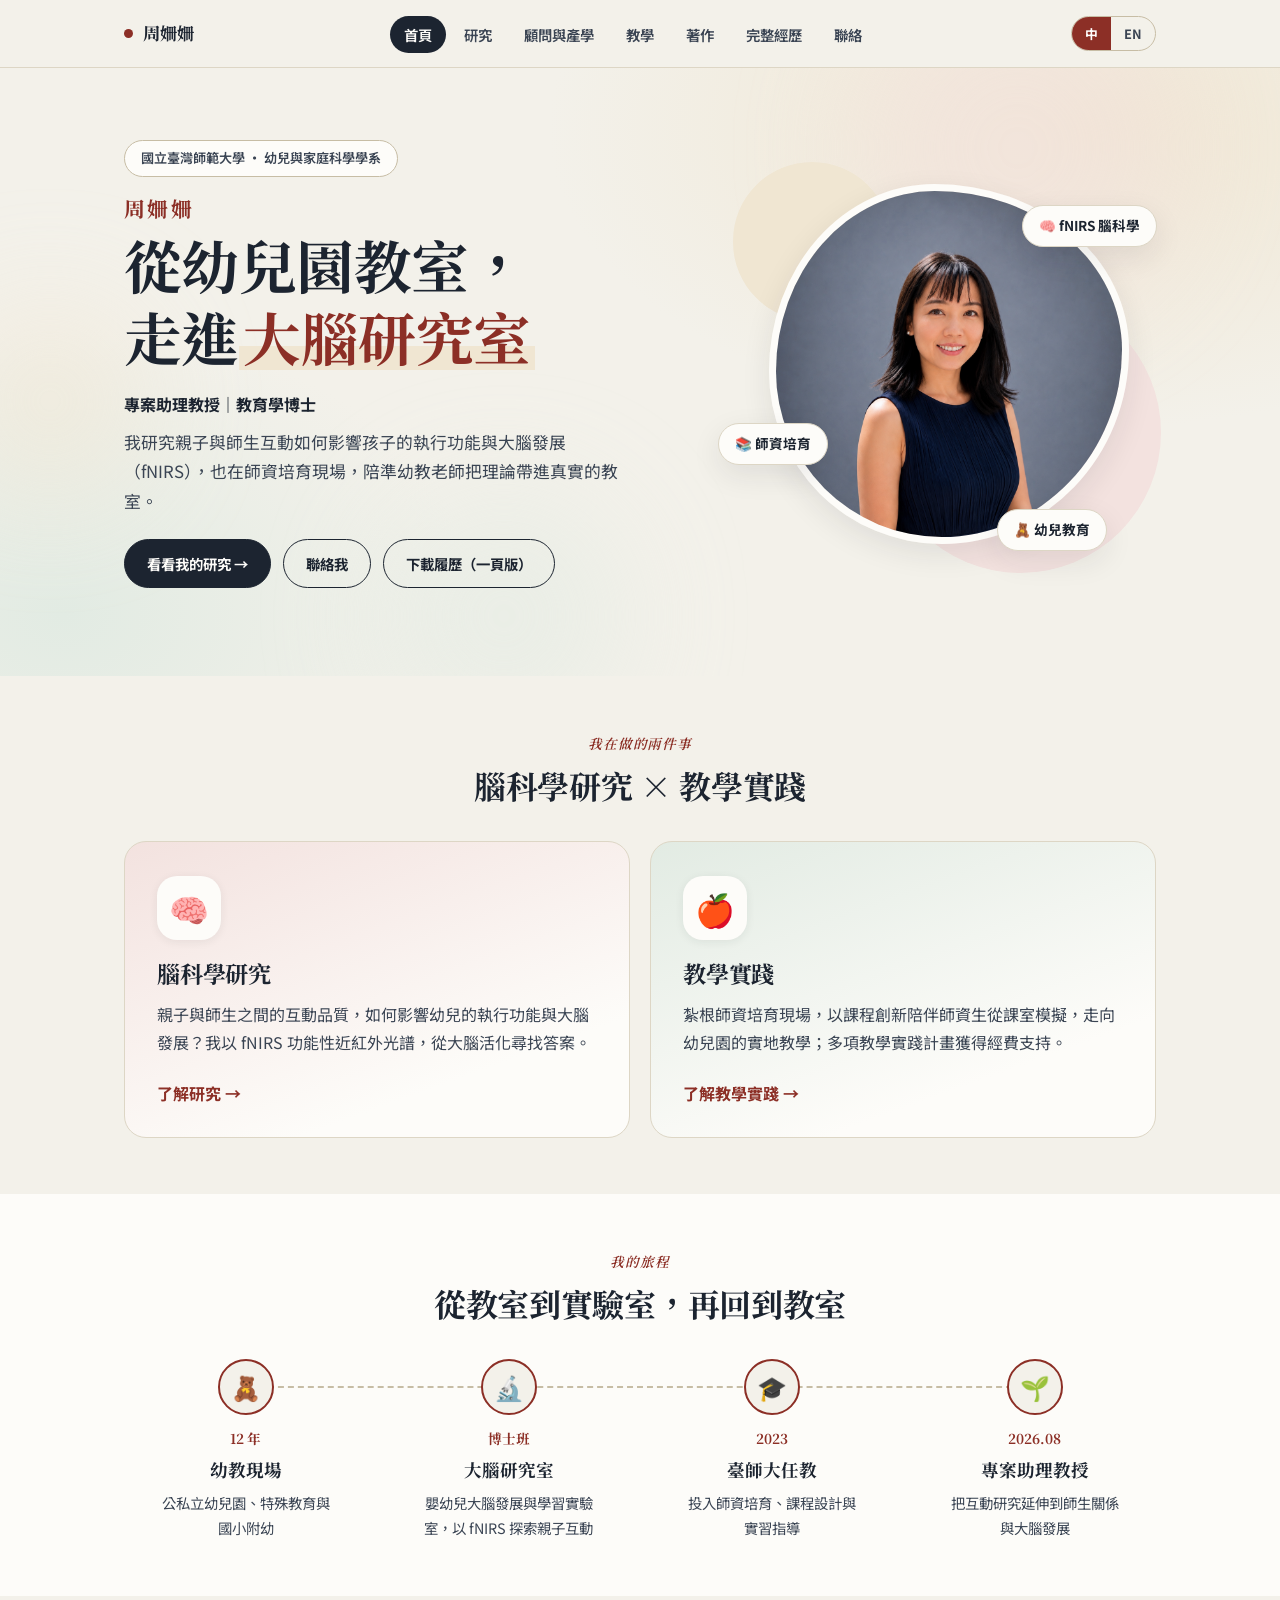
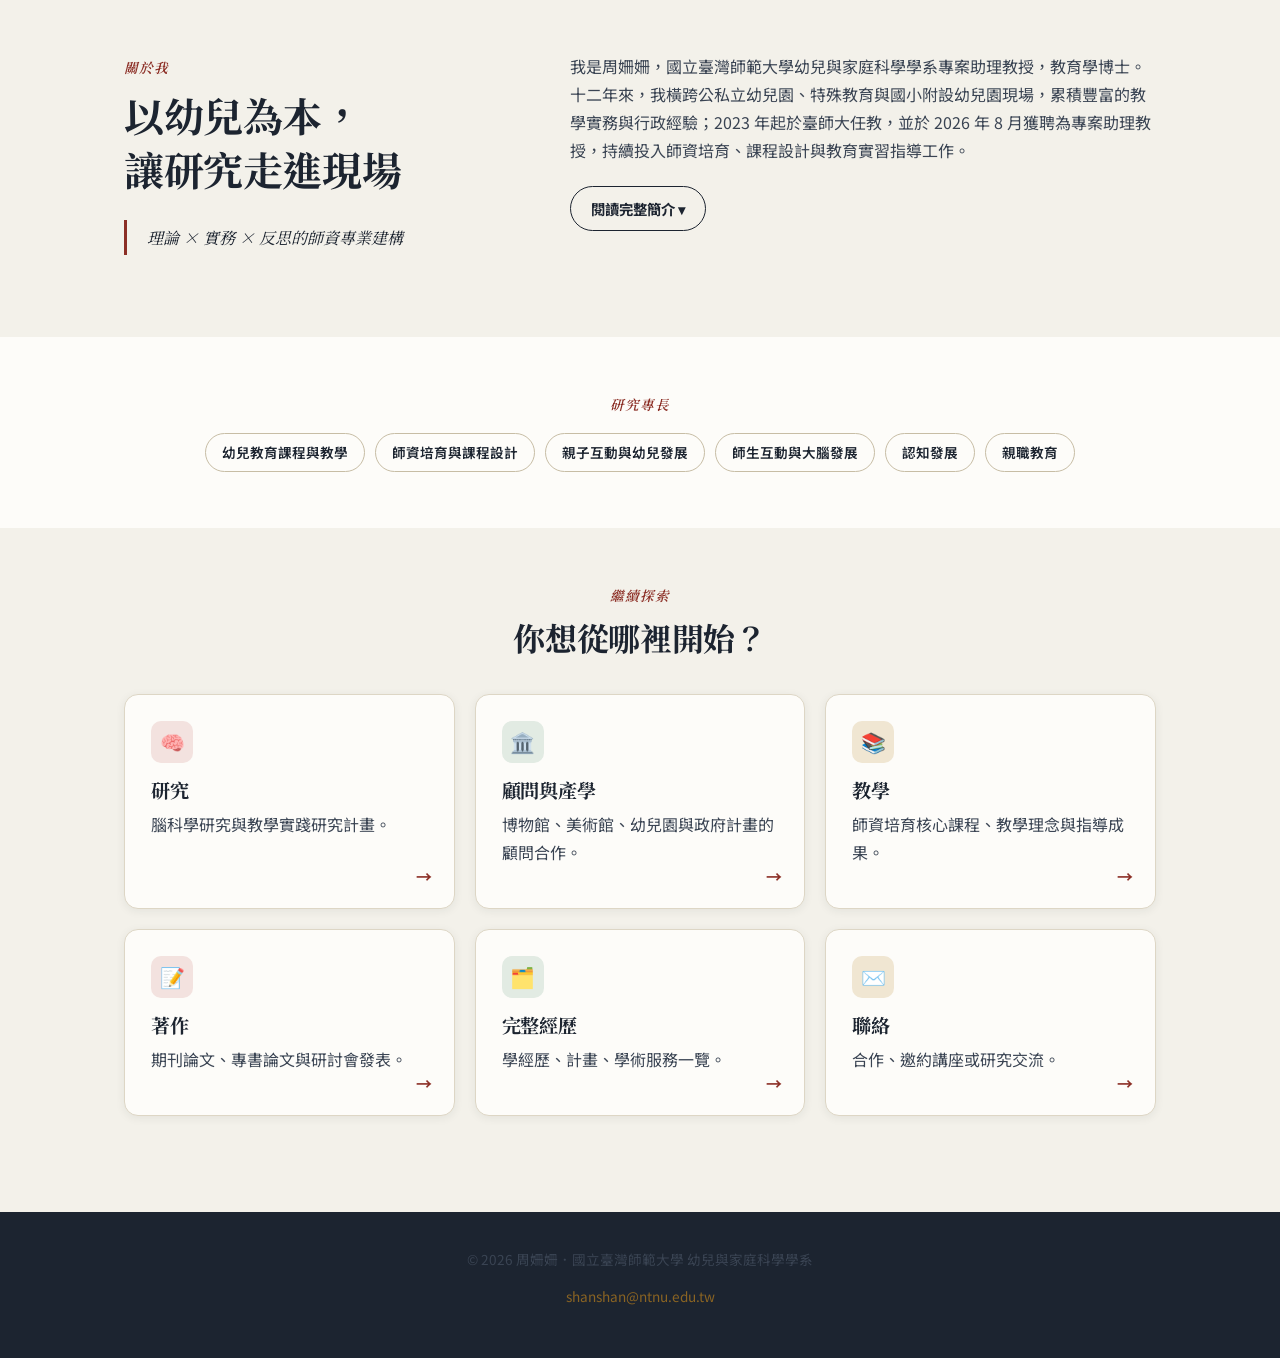
<file: index.html>
<!DOCTYPE html>
<html lang="zh-Hant" data-lang="zh">
<head>
<meta charset="UTF-8">
<meta name="viewport" content="width=device-width, initial-scale=1.0">
<title>周姍姍 Shan-Shan Chou｜幼兒與家庭科學學系</title>
<meta name="description" content="周姍姍，國立臺灣師範大學幼兒與家庭科學學系專案助理教授，教育學博士。研究聚焦親子與師生互動、執行功能發展與大腦可塑性（fNIRS），深耕幼教師資培育與課程設計。">
<link rel="icon" href="data:image/svg+xml,%3Csvg xmlns='http://www.w3.org/2000/svg' viewBox='0 0 100 100'%3E%3Ctext y='.9em' font-size='90'%3E%F0%9F%8C%B1%3C/text%3E%3C/svg%3E">
<link rel="preconnect" href="https://fonts.googleapis.com">
<link rel="preconnect" href="https://fonts.gstatic.com" crossorigin>
<link href="https://fonts.googleapis.com/css2?family=Noto+Sans+TC:wght@400;500;600;700&family=Noto+Serif+TC:wght@600;700&display=swap" rel="stylesheet">
<script>document.documentElement.classList.add("js")</script>
<link rel="stylesheet" href="assets/css/style.css?v=5">
</head>
<body>

<header class="site-header">
  <nav class="nav">
    <a href="index.html" class="brand"><span class="dot"></span><span data-zh>周姍姍</span><span data-en>Shan-Shan Chou</span></a>
    <ul class="nav-links">
      <li><a href="index.html" class="active"><span data-zh>首頁</span><span data-en>Home</span></a></li>
      <li><a href="research.html"><span data-zh>研究</span><span data-en>Research</span></a></li>
      <li><a href="consulting.html"><span data-zh>顧問與產學</span><span data-en>Advisory</span></a></li>
      <li><a href="teaching.html"><span data-zh>教學</span><span data-en>Teaching</span></a></li>
      <li><a href="publications.html"><span data-zh>著作</span><span data-en>Publications</span></a></li>
      <li><a href="cv.html"><span data-zh>完整經歷</span><span data-en>CV</span></a></li>
      <li><a href="contact.html"><span data-zh>聯絡</span><span data-en>Contact</span></a></li>
    </ul>
    <div class="nav-right">
      <div class="lang-toggle">
        <button data-lang="zh">中</button>
        <button data-lang="en">EN</button>
      </div>
      <button class="nav-toggle" aria-label="Menu"><span></span><span></span><span></span></button>
    </div>
  </nav>
</header>

<main>

  <!-- ============ HERO ============ -->
  <section class="home-hero">
    <div class="blob b1"></div><div class="blob b2"></div><div class="blob b3"></div>
    <div class="container home-hero-grid">
      <div class="home-hero-text">
        <span class="pill reveal"><span data-zh>國立臺灣師範大學 · 幼兒與家庭科學學系</span><span data-en>NTNU · Human Development &amp; Family Studies</span></span>
        <h1 class="home-name reveal"><span data-zh>周姍姍</span><span data-en>Shan-Shan Chou</span></h1>
        <p class="home-hook reveal">
          <span data-zh>從幼兒園教室，<br>走進<mark>大腦研究室</mark></span>
          <span data-en>From the preschool classroom<br>to the <mark>brain lab</mark></span>
        </p>
        <p class="home-title reveal">
          <span data-zh>專案助理教授｜教育學博士</span>
          <span data-en>Project Assistant Professor｜Ph.D. in Education</span>
        </p>
        <p class="home-tagline reveal">
          <span data-zh>我研究親子與師生互動如何影響孩子的執行功能與大腦發展（fNIRS），也在師資培育現場，陪準幼教老師把理論帶進真實的教室。</span>
          <span data-en>I study how parent-child and teacher-student interaction shape children's executive function and brain development (fNIRS) — and I help future preschool teachers carry theory into real classrooms.</span>
        </p>
        <div class="hero-actions reveal">
          <a href="research.html" class="btn btn-primary"><span data-zh>看看我的研究 →</span><span data-en>Explore my research →</span></a>
          <a href="contact.html" class="btn btn-ghost"><span data-zh>聯絡我</span><span data-en>Get in touch</span></a>
          <a href="assets/files/Shan-Shan_Chou_CV_OnePage.docx" class="btn btn-ghost"><span data-zh>下載履歷（一頁版）</span><span data-en>CV (one page)</span></a>
        </div>
      </div>

      <div class="home-hero-visual reveal">
        <div class="photo-frame"><img src="assets/img/profile.png" alt="周姍姍 Shan-Shan Chou"></div>
        <span class="float-chip c1">🧠 <span data-zh>fNIRS 腦科學</span><span data-en>fNIRS</span></span>
        <span class="float-chip c2">📚 <span data-zh>師資培育</span><span data-en>Teacher Education</span></span>
        <span class="float-chip c3">🧸 <span data-zh>幼兒教育</span><span data-en>Early Childhood</span></span>
      </div>
    </div>
  </section>

  <!-- ============ TWO TRACKS ============ -->
  <section>
    <div class="container">
      <div class="center reveal">
        <span class="eyebrow"><span data-zh>我在做的兩件事</span><span data-en>What I Do</span></span>
        <h2><span data-zh>腦科學研究 × 教學實踐</span><span data-en>Brain Science Research × Teaching Practice</span></h2>
      </div>
      <div class="grid grid-2 track-grid">
        <a href="research.html" class="track track-a reveal">
          <div class="track-icon">🧠</div>
          <h3><span data-zh>腦科學研究</span><span data-en>Brain Science Research</span></h3>
          <p><span data-zh>親子與師生之間的互動品質，如何影響幼兒的執行功能與大腦發展？我以 fNIRS 功能性近紅外光譜，從大腦活化尋找答案。</span><span data-en>How does the quality of parent-child and teacher-student interaction shape children's executive function and brain development? I look for answers in brain activation using fNIRS.</span></p>
          <span class="track-more"><span data-zh>了解研究 →</span><span data-en>Learn more →</span></span>
        </a>
        <a href="research.html" class="track track-b reveal">
          <div class="track-icon">🍎</div>
          <h3><span data-zh>教學實踐</span><span data-en>Teaching Practice</span></h3>
          <p><span data-zh>紮根師資培育現場，以課程創新陪伴師資生從課室模擬，走向幼兒園的實地教學；多項教學實踐計畫獲得經費支持。</span><span data-en>Rooted in teacher education, I innovate curricula that guide student teachers from classroom simulation to real preschool practice; several teaching-practice projects have been funded.</span></p>
          <span class="track-more"><span data-zh>了解教學實踐 →</span><span data-en>Learn more →</span></span>
        </a>
      </div>
    </div>
  </section>

  <!-- ============ JOURNEY ============ -->
  <section class="alt">
    <div class="container">
      <div class="center reveal">
        <span class="eyebrow"><span data-zh>我的旅程</span><span data-en>My Journey</span></span>
        <h2><span data-zh>從教室到實驗室，再回到教室</span><span data-en>From Classroom to Lab, and Back to the Classroom</span></h2>
      </div>
      <ol class="journey">
        <li class="reveal">
          <span class="j-dot">🧸</span>
          <span class="j-when"><span data-zh>12 年</span><span data-en>12 years</span></span>
          <strong><span data-zh>幼教現場</span><span data-en>In the classroom</span></strong>
          <span class="j-desc"><span data-zh>公私立幼兒園、特殊教育與國小附幼</span><span data-en>Public &amp; private kindergartens, special education, elementary-affiliated preschools</span></span>
        </li>
        <li class="reveal">
          <span class="j-dot">🔬</span>
          <span class="j-when"><span data-zh>博士班</span><span data-en>Ph.D.</span></span>
          <strong><span data-zh>大腦研究室</span><span data-en>In the lab</span></strong>
          <span class="j-desc"><span data-zh>嬰幼兒大腦發展與學習實驗室，以 fNIRS 探索親子互動</span><span data-en>Infant Brain Development &amp; Learning Lab, studying parent-child interaction with fNIRS</span></span>
        </li>
        <li class="reveal">
          <span class="j-dot">🎓</span>
          <span class="j-when">2023</span>
          <strong><span data-zh>臺師大任教</span><span data-en>Joined NTNU</span></strong>
          <span class="j-desc"><span data-zh>投入師資培育、課程設計與實習指導</span><span data-en>Teacher education, curriculum design, practicum supervision</span></span>
        </li>
        <li class="reveal">
          <span class="j-dot">🌱</span>
          <span class="j-when">2026.08</span>
          <strong><span data-zh>專案助理教授</span><span data-en>Project Assistant Professor</span></strong>
          <span class="j-desc"><span data-zh>把互動研究延伸到師生關係與大腦發展</span><span data-en>Extending interaction research to teacher-student relationships and the brain</span></span>
        </li>
      </ol>
    </div>
  </section>

  <!-- ============ ABOUT ============ -->
  <section>
    <div class="container about-grid">
      <div class="reveal">
        <span class="eyebrow"><span data-zh>關於我</span><span data-en>About</span></span>
        <h2 class="about-title"><span data-zh>以幼兒為本，<br>讓研究走進現場</span><span data-en>Child-centered,<br>Research Meets Practice</span></h2>
        <p class="pull-quote"><span data-zh>理論 × 實務 × 反思的師資專業建構</span><span data-en>Building teacher professionalism through theory × practice × reflection</span></p>
      </div>
      <div class="prose reveal">
        <p data-zh>我是周姍姍，國立臺灣師範大學幼兒與家庭科學學系專案助理教授，教育學博士。十二年來，我橫跨公私立幼兒園、特殊教育與國小附設幼兒園現場，累積豐富的教學實務與行政經驗；2023 年起於臺師大任教，並於 2026 年 8 月獲聘為專案助理教授，持續投入師資培育、課程設計與教育實習指導工作。</p>
        <p data-en>I am Shan-Shan Chou, a Project Assistant Professor in the Department of Human Development and Family Studies at National Taiwan Normal University (NTNU), and I hold a Ph.D. in Education. Over twelve years, I worked across public and private kindergartens, special-education settings, and elementary-affiliated preschools, building deep practical and administrative experience. I have taught at NTNU since 2023 and was appointed Project Assistant Professor in August 2026, continuing my work in teacher training, curriculum design, and student-teaching supervision.</p>

        <details class="more">
          <summary><span data-zh>閱讀完整簡介</span><span data-en>Read the full bio</span></summary>

          <p data-zh>我重視「幼兒為本」的教學設計，擅長以創意結合生活經驗與 STEM 理念，推動課程教育化、多元化與趣味化。我目前教授《幼兒教保概論》、《幼兒教育教材教法》、《幼兒教育課程設計》、《嬰幼兒行為觀察》等核心必修課程，並擔任教育實習指導教師，協助師資生從課室模擬走向幼兒園實地教學。</p>
          <p data-en>My teaching centers the child as the starting point for curriculum design. I enjoy weaving lived experience and STEM thinking into playful, multidisciplinary lessons. I currently teach core courses including Introduction to Early Childhood Care and Education, Materials and Methods for Early Childhood Education, Early Childhood Curriculum Design, and Infant &amp; Toddler Behavior Observation, and I supervise student teachers moving from classroom simulation into real kindergarten practicum.</p>

          <p data-zh>在博士攻讀期間，我加入王馨敏教授創立的「嬰幼兒大腦發展與學習實驗室」，聚焦早期親子互動品質與執行功能發展之關聯性，並運用功能性近紅外光譜（fNIRS）技術，探索嬰兒期正向父母行為對兒童前額葉活化的潛在影響。相關成果發表於《教育科學研究期刊》（TSSCI）與《人類發展與家庭學報》，並於芬蘭、馬來西亞及國內多場國際學術研討會發表。</p>
          <p data-en>During my doctoral studies, I joined the Infant Brain Development and Learning Lab founded by Professor Hsin-Min Wang, focusing on how early parent-child interaction quality relates to executive function development, using functional near-infrared spectroscopy (fNIRS) to explore how positive parental behavior in infancy shapes children's prefrontal cortex activation. This work has been published in the Journal of Research in Education Sciences (TSSCI) and the Journal of Human Development and Family Studies, and presented at conferences in Finland, Malaysia, and across Taiwan.</p>

          <p data-zh>展望未來，我將持續結合幼教現場的實務經驗與學術研究的紮實訓練，深化教學創新與課程發展，並將研究視野從親子互動，延伸至師資培育現場中的師生互動與大腦發展，推動早期教育中互動關係與發展支持的知識應用。</p>
          <p data-en>Looking ahead, I aim to keep bridging hands-on early childhood practice with rigorous academic research — deepening teaching innovation and curriculum development while extending my research lens from parent-child interaction to teacher-student interaction and brain development within teacher education, so this knowledge can translate into real support for early learning.</p>
        </details>
      </div>
    </div>
  </section>

  <!-- ============ INTERESTS ============ -->
  <section class="alt">
    <div class="container center">
      <span class="eyebrow reveal"><span data-zh>研究專長</span><span data-en>Research Interests</span></span>
      <div class="tags tags-center reveal">
        <span class="tag" data-zh>幼兒教育課程與教學</span><span class="tag" data-en>Early Childhood Curriculum &amp; Instruction</span>
        <span class="tag" data-zh>師資培育與課程設計</span><span class="tag" data-en>Teacher Education &amp; Curriculum Design</span>
        <span class="tag" data-zh>親子互動與幼兒發展</span><span class="tag" data-en>Parent-Child Interaction &amp; Child Development</span>
        <span class="tag" data-zh>師生互動與大腦發展</span><span class="tag" data-en>Teacher-Student Interaction &amp; Brain Development</span>
        <span class="tag" data-zh>認知發展</span><span class="tag" data-en>Cognitive Development</span>
        <span class="tag" data-zh>親職教育</span><span class="tag" data-en>Parenting Education</span>
      </div>
    </div>
  </section>

  <!-- ============ EXPLORE ============ -->
  <section>
    <div class="container">
      <div class="center reveal">
        <span class="eyebrow"><span data-zh>繼續探索</span><span data-en>Explore</span></span>
        <h2><span data-zh>你想從哪裡開始？</span><span data-en>Where would you like to start?</span></h2>
      </div>
      <div class="grid grid-3 explore-grid">
        <a href="research.html" class="card explore reveal"><div class="icon ic-garnet">🧠</div><h3><span data-zh>研究</span><span data-en>Research</span></h3><p><span data-zh>腦科學研究與教學實踐研究計畫。</span><span data-en>Brain-science and teaching-practice research projects.</span></p><span class="arrow">→</span></a>
        <a href="consulting.html" class="card explore reveal"><div class="icon ic-pine">🏛️</div><h3><span data-zh>顧問與產學</span><span data-en>Advisory</span></h3><p><span data-zh>博物館、美術館、幼兒園與政府計畫的顧問合作。</span><span data-en>Advisory work with museums, art galleries, preschools, and government projects.</span></p><span class="arrow">→</span></a>
        <a href="teaching.html" class="card explore reveal"><div class="icon ic-brass">📚</div><h3><span data-zh>教學</span><span data-en>Teaching</span></h3><p><span data-zh>師資培育核心課程、教學理念與指導成果。</span><span data-en>Core teacher-education courses, philosophy, and student outcomes.</span></p><span class="arrow">→</span></a>
        <a href="publications.html" class="card explore reveal"><div class="icon ic-garnet">📝</div><h3><span data-zh>著作</span><span data-en>Publications</span></h3><p><span data-zh>期刊論文、專書論文與研討會發表。</span><span data-en>Journal articles, book chapters, and conference papers.</span></p><span class="arrow">→</span></a>
        <a href="cv.html" class="card explore reveal"><div class="icon ic-pine">🗂️</div><h3><span data-zh>完整經歷</span><span data-en>CV</span></h3><p><span data-zh>學經歷、計畫、學術服務一覽。</span><span data-en>Education, experience, grants, and service at a glance.</span></p><span class="arrow">→</span></a>
        <a href="contact.html" class="card explore reveal"><div class="icon ic-brass">✉️</div><h3><span data-zh>聯絡</span><span data-en>Contact</span></h3><p><span data-zh>合作、邀約講座或研究交流。</span><span data-en>Collaboration, talks, and research exchange.</span></p><span class="arrow">→</span></a>
      </div>
    </div>
  </section>

</main>

<footer class="site-footer">
  <div class="container">
    <p><span data-zh>© 2026 周姍姍．國立臺灣師範大學 幼兒與家庭科學學系</span><span data-en>© 2026 Shan-Shan Chou · Dept. of Human Development &amp; Family Studies, NTNU</span></p>
    <p><a href="mailto:shanshan@ntnu.edu.tw">shanshan@ntnu.edu.tw</a></p>
  </div>
</footer>

<script src="assets/js/main.js?v=2"></script>
</body>
</html>
</file>
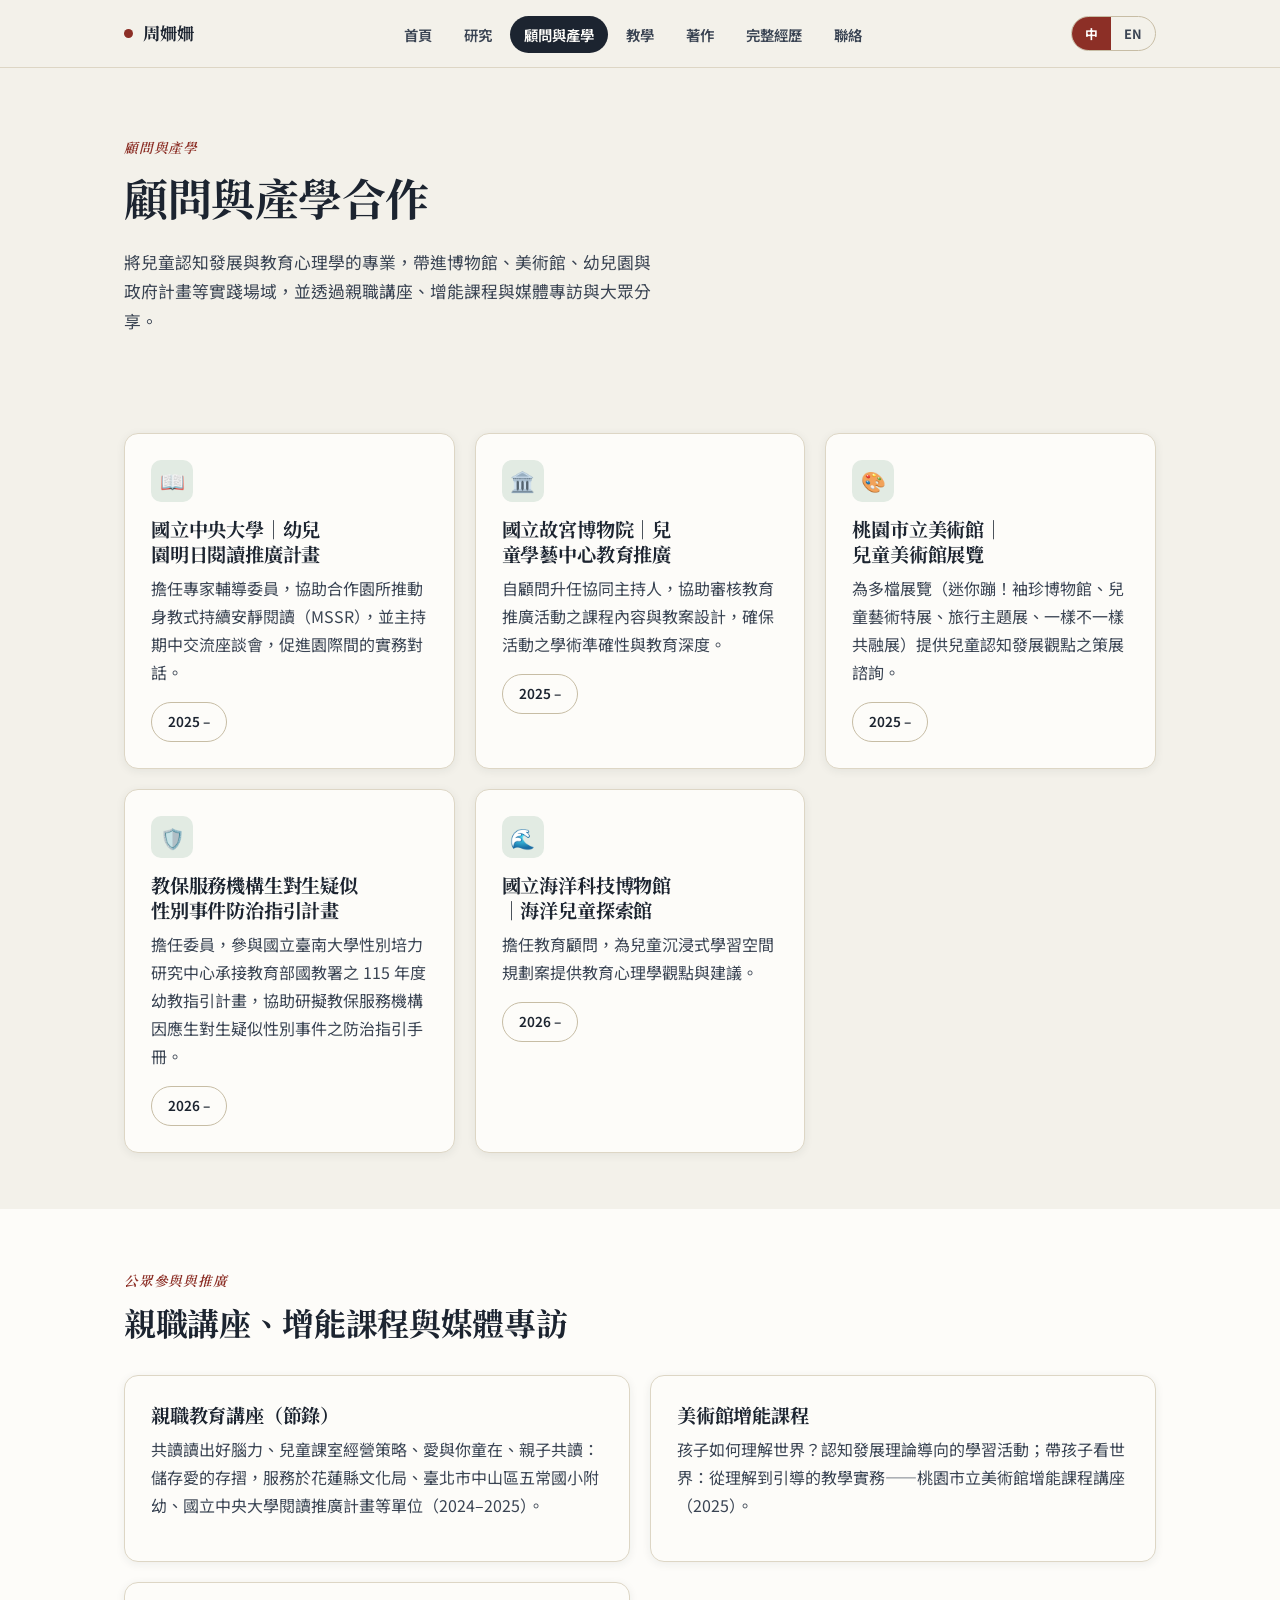
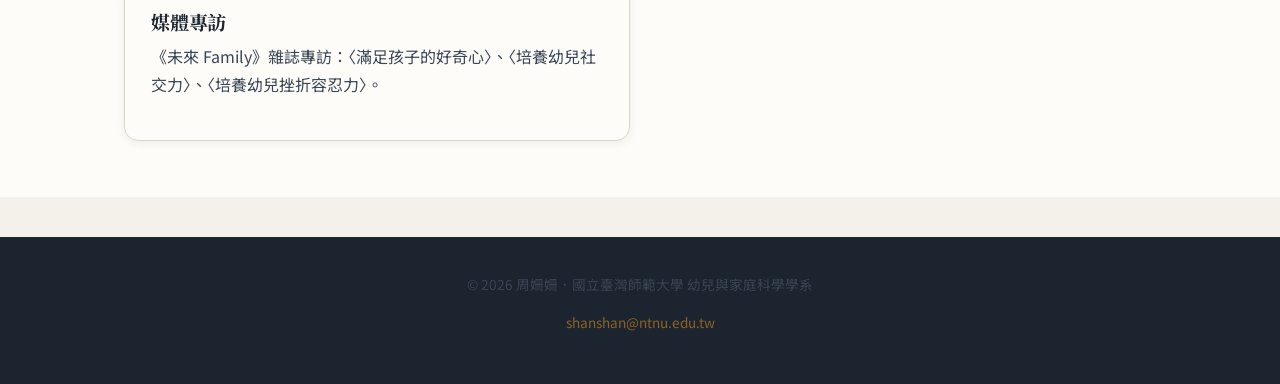
<file: consulting.html>
<!DOCTYPE html>
<html lang="zh-Hant" data-lang="zh">
<head>
<meta charset="UTF-8">
<meta name="viewport" content="width=device-width, initial-scale=1.0">
<title>顧問與產學｜周姍姍 Shan-Shan Chou</title>
<meta name="description" content="周姍姍的顧問與產學合作：博物館、美術館、幼兒園閱讀推廣與教育部幼教指引計畫等，將兒童認知發展專業帶入實踐場域。">
<link rel="icon" href="data:image/svg+xml,%3Csvg xmlns='http://www.w3.org/2000/svg' viewBox='0 0 100 100'%3E%3Ctext y='.9em' font-size='90'%3E%F0%9F%8C%B1%3C/text%3E%3C/svg%3E">
<link rel="preconnect" href="https://fonts.googleapis.com">
<link rel="preconnect" href="https://fonts.gstatic.com" crossorigin>
<link href="https://fonts.googleapis.com/css2?family=Noto+Sans+TC:wght@400;500;600;700&family=Noto+Serif+TC:wght@600;700&display=swap" rel="stylesheet">
<link rel="stylesheet" href="assets/css/style.css?v=5">
</head>
<body>

<header class="site-header">
  <nav class="nav">
    <a href="index.html" class="brand"><span class="dot"></span><span data-zh>周姍姍</span><span data-en>Shan-Shan Chou</span></a>
    <ul class="nav-links">
      <li><a href="index.html"><span data-zh>首頁</span><span data-en>Home</span></a></li>
      <li><a href="research.html"><span data-zh>研究</span><span data-en>Research</span></a></li>
      <li><a href="consulting.html" class="active"><span data-zh>顧問與產學</span><span data-en>Advisory</span></a></li>
      <li><a href="teaching.html"><span data-zh>教學</span><span data-en>Teaching</span></a></li>
      <li><a href="publications.html"><span data-zh>著作</span><span data-en>Publications</span></a></li>
      <li><a href="cv.html"><span data-zh>完整經歷</span><span data-en>CV</span></a></li>
      <li><a href="contact.html"><span data-zh>聯絡</span><span data-en>Contact</span></a></li>
    </ul>
    <div class="nav-right">
      <div class="lang-toggle">
        <button data-lang="zh">中</button>
        <button data-lang="en">EN</button>
      </div>
      <button class="nav-toggle" aria-label="Menu"><span></span><span></span><span></span></button>
    </div>
  </nav>
</header>

<main>

  <section class="hero" style="padding-bottom: 24px;">
    <div class="container">
      <span class="eyebrow"><span data-zh>顧問與產學</span><span data-en>Advisory &amp; Industry</span></span>
      <h1><span data-zh>顧問與產學合作</span><span data-en>Advisory &amp; Industry Partnerships</span></h1>
      <p class="hero-tagline">
        <span data-zh>將兒童認知發展與教育心理學的專業，帶進博物館、美術館、幼兒園與政府計畫等實踐場域，並透過親職講座、增能課程與媒體專訪與大眾分享。</span>
        <span data-en>Bringing expertise in child cognitive development and educational psychology to museums, art galleries, preschools, and government projects, and sharing it with the public through talks, workshops, and media.</span>
      </p>
    </div>
  </section>

  <section>
    <div class="container">
      <div class="grid grid-3">

        <div class="card">
          <div class="icon">📖</div>
          <h3><span data-zh>國立中央大學｜幼兒園明日閱讀推廣計畫</span><span data-en>NCU Preschool "Tomorrow Reading" Program</span></h3>
          <p><span data-zh>擔任專家輔導委員，協助合作園所推動身教式持續安靜閱讀（MSSR），並主持期中交流座談會，促進園際間的實務對話。</span><span data-en>Serving as an expert consultant guiding partner preschools in implementing Modeled Sustained Silent Reading (MSSR), and moderating mid-term exchange forums for practice-sharing across sites.</span></p>
          <div class="tags"><span class="tag" data-zh>2025 –</span><span class="tag" data-en>2025 –</span></div>
        </div>

        <div class="card">
          <div class="icon">🏛️</div>
          <h3><span data-zh>國立故宮博物院｜兒童學藝中心教育推廣</span><span data-en>National Palace Museum｜Children's Education Center</span></h3>
          <p><span data-zh>自顧問升任協同主持人，協助審核教育推廣活動之課程內容與教案設計，確保活動之學術準確性與教育深度。</span><span data-en>Advanced from advisor to co-investigator, reviewing course content and lesson design for the museum's children's outreach programs.</span></p>
          <div class="tags"><span class="tag" data-zh>2025 –</span><span class="tag" data-en>2025 –</span></div>
        </div>

        <div class="card">
          <div class="icon">🎨</div>
          <h3><span data-zh>桃園市立美術館｜兒童美術館展覽</span><span data-en>Taoyuan Children's Art Museum｜Exhibitions</span></h3>
          <p><span data-zh>為多檔展覽（迷你蹦！袖珍博物館、兒童藝術特展、旅行主題展、一樣不一樣共融展）提供兒童認知發展觀點之策展諮詢。</span><span data-en>Providing exhibition-planning advice grounded in child cognitive development across multiple exhibitions.</span></p>
          <div class="tags"><span class="tag" data-zh>2025 –</span><span class="tag" data-en>2025 –</span></div>
        </div>

        <div class="card">
          <div class="icon">🛡️</div>
          <h3><span data-zh>教保服務機構生對生疑似性別事件防治指引計畫</span><span data-en>Peer Suspected Gender-Incident Prevention Guidelines for Childcare Institutions</span></h3>
          <p><span data-zh>擔任委員，參與國立臺南大學性別培力研究中心承接教育部國教署之 115 年度幼教指引計畫，協助研擬教保服務機構因應生對生疑似性別事件之防治指引手冊。</span><span data-en>Serving as a committee member on the 2026 guidelines project, commissioned by Taiwan's K-12 Education Administration and led by the Gender Equity Empowerment Research Center at National University of Tainan, helping develop a prevention-guidelines handbook for childcare institutions responding to suspected peer-to-peer gender incidents.</span></p>
          <div class="tags"><span class="tag" data-zh>2026 –</span><span class="tag" data-en>2026 –</span></div>
        </div>

        <div class="card">
          <div class="icon">🌊</div>
          <h3><span data-zh>國立海洋科技博物館｜海洋兒童探索館</span><span data-en>National Museum of Marine Science and Technology</span></h3>
          <p><span data-zh>擔任教育顧問，為兒童沉浸式學習空間規劃案提供教育心理學觀點與建議。</span><span data-en>Serving as an education advisor for an immersive children's learning-space design project.</span></p>
          <div class="tags"><span class="tag" data-zh>2026 –</span><span class="tag" data-en>2026 –</span></div>
        </div>

      </div>
    </div>
  </section>

  <section class="alt">
    <div class="container">
      <div class="section-head">
        <span class="eyebrow"><span data-zh>公眾參與與推廣</span><span data-en>Public Engagement</span></span>
        <h2><span data-zh>親職講座、增能課程與媒體專訪</span><span data-en>Parenting Talks, Workshops &amp; Media</span></h2>
      </div>
      <div class="grid grid-2">
        <div class="card">
          <h3><span data-zh>親職教育講座（節錄）</span><span data-en>Selected Parenting Talks</span></h3>
          <p data-zh>共讀讀出好腦力、兒童課室經營策略、愛與你童在、親子共讀：儲存愛的存摺，服務於花蓮縣文化局、臺北市中山區五常國小附幼、國立中央大學閱讀推廣計畫等單位（2024–2025）。</p>
          <p data-en>Talks including <em>Reading Together, Growing Brainpower</em>, <em>Classroom Management for Children</em>, and <em>Co-Reading: Building a Bank of Love</em>, delivered for the Hualien County Cultural Affairs Bureau, Wu-Chang Elementary's affiliated kindergarten, and National Central University's reading-promotion program (2024–2025).</p>
        </div>
        <div class="card">
          <h3><span data-zh>美術館增能課程</span><span data-en>Museum Education Workshops</span></h3>
          <p data-zh>孩子如何理解世界？認知發展理論導向的學習活動；帶孩子看世界：從理解到引導的教學實務——桃園市立美術館增能課程講座（2025）。</p>
          <p data-en><em>How Do Children Understand the World?</em> and <em>Guiding Children to See the World</em> — professional-development lectures for the Taoyuan Museum of Fine Arts (2025).</p>
        </div>
        <div class="card">
          <h3><span data-zh>媒體專訪</span><span data-en>Media Interviews</span></h3>
          <p data-zh>《未來 Family》雜誌專訪：〈滿足孩子的好奇心〉、〈培養幼兒社交力〉、〈培養幼兒挫折容忍力〉。</p>
          <p data-en>Featured in <em>Common Wealth Parenting (Future Family)</em> magazine on nurturing children's curiosity, social skills, and frustration tolerance.</p>
        </div>
      </div>
    </div>
  </section>

</main>

<footer class="site-footer">
  <div class="container">
    <p><span data-zh>© 2026 周姍姍．國立臺灣師範大學 幼兒與家庭科學學系</span><span data-en>© 2026 Shan-Shan Chou · Dept. of Human Development &amp; Family Studies, NTNU</span></p>
    <p><a href="mailto:shanshan@ntnu.edu.tw">shanshan@ntnu.edu.tw</a></p>
  </div>
</footer>

<script src="assets/js/main.js?v=2"></script>
</body>
</html>
</file>
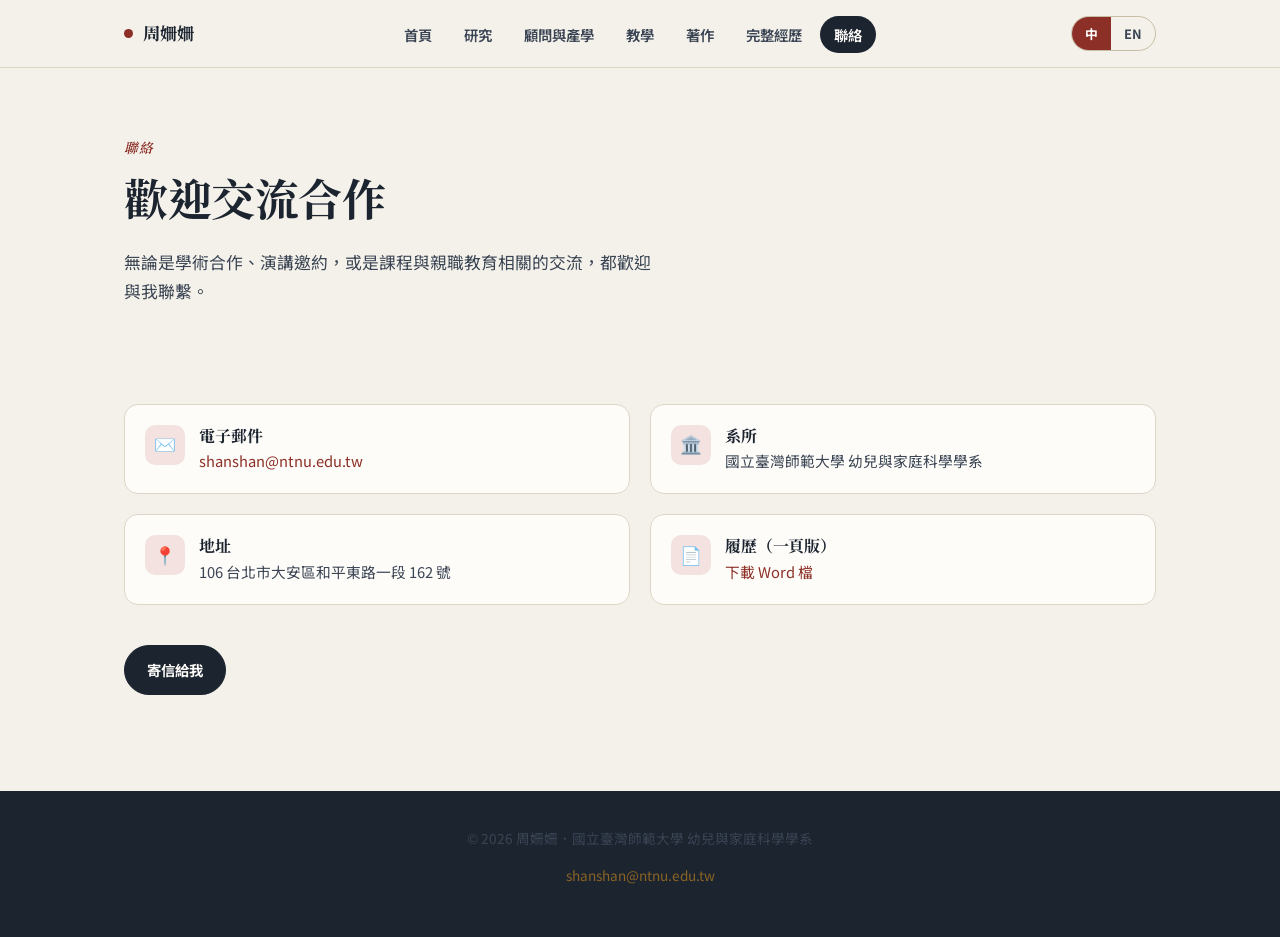
<file: contact.html>
<!DOCTYPE html>
<html lang="zh-Hant" data-lang="zh">
<head>
<meta charset="UTF-8">
<meta name="viewport" content="width=device-width, initial-scale=1.0">
<title>聯絡｜周姍姍 Shan-Shan Chou</title>
<meta name="description" content="聯絡周姍姍老師，國立臺灣師範大學幼兒與家庭科學學系。">
<link rel="icon" href="data:image/svg+xml,%3Csvg xmlns='http://www.w3.org/2000/svg' viewBox='0 0 100 100'%3E%3Ctext y='.9em' font-size='90'%3E%F0%9F%8C%B1%3C/text%3E%3C/svg%3E">
<link rel="preconnect" href="https://fonts.googleapis.com">
<link rel="preconnect" href="https://fonts.gstatic.com" crossorigin>
<link href="https://fonts.googleapis.com/css2?family=Noto+Sans+TC:wght@400;500;600;700&family=Noto+Serif+TC:wght@600;700&display=swap" rel="stylesheet">
<link rel="stylesheet" href="assets/css/style.css?v=5">
</head>
<body>

<header class="site-header">
  <nav class="nav">
    <a href="index.html" class="brand"><span class="dot"></span><span data-zh>周姍姍</span><span data-en>Shan-Shan Chou</span></a>
    <ul class="nav-links">
      <li><a href="index.html"><span data-zh>首頁</span><span data-en>Home</span></a></li>
      <li><a href="research.html"><span data-zh>研究</span><span data-en>Research</span></a></li>
      <li><a href="consulting.html"><span data-zh>顧問與產學</span><span data-en>Advisory</span></a></li>
      <li><a href="teaching.html"><span data-zh>教學</span><span data-en>Teaching</span></a></li>
      <li><a href="publications.html"><span data-zh>著作</span><span data-en>Publications</span></a></li>
      <li><a href="cv.html"><span data-zh>完整經歷</span><span data-en>CV</span></a></li>
      <li><a href="contact.html" class="active"><span data-zh>聯絡</span><span data-en>Contact</span></a></li>
    </ul>
    <div class="nav-right">
      <div class="lang-toggle">
        <button data-lang="zh">中</button>
        <button data-lang="en">EN</button>
      </div>
      <button class="nav-toggle" aria-label="Menu"><span></span><span></span><span></span></button>
    </div>
  </nav>
</header>

<main>

  <section class="hero" style="padding-bottom: 24px;">
    <div class="container">
      <span class="eyebrow"><span data-zh>聯絡</span><span data-en>Contact</span></span>
      <h1><span data-zh>歡迎交流合作</span><span data-en>Let's Connect</span></h1>
      <p class="hero-tagline">
        <span data-zh>無論是學術合作、演講邀約，或是課程與親職教育相關的交流，都歡迎與我聯繫。</span>
        <span data-en>Whether it's academic collaboration, a speaking invitation, or a conversation about curriculum and parenting education — I'd love to hear from you.</span>
      </p>
    </div>
  </section>

  <section>
    <div class="container">
      <div class="contact-grid">
        <div class="contact-item">
          <div class="icon">✉️</div>
          <div>
            <h3><span data-zh>電子郵件</span><span data-en>Email</span></h3>
            <p><a href="mailto:shanshan@ntnu.edu.tw">shanshan@ntnu.edu.tw</a></p>
          </div>
        </div>
        <div class="contact-item">
          <div class="icon">🏛️</div>
          <div>
            <h3><span data-zh>系所</span><span data-en>Department</span></h3>
            <p><span data-zh>國立臺灣師範大學 幼兒與家庭科學學系</span><span data-en>Dept. of Human Development &amp; Family Studies, National Taiwan Normal University</span></p>
          </div>
        </div>
        <div class="contact-item">
          <div class="icon">📍</div>
          <div>
            <h3><span data-zh>地址</span><span data-en>Address</span></h3>
            <p><span data-zh>106 台北市大安區和平東路一段 162 號</span><span data-en>No. 162, Sec. 1, Heping E. Rd., Da'an Dist., Taipei 106, Taiwan</span></p>
          </div>
        </div>
        <div class="contact-item">
          <div class="icon">📄</div>
          <div>
            <h3><span data-zh>履歷（一頁版）</span><span data-en>CV (One-Page)</span></h3>
            <p><a href="assets/files/Shan-Shan_Chou_CV_OnePage.docx"><span data-zh>下載 Word 檔</span><span data-en>Download (Word)</span></a></p>
          </div>
        </div>
      </div>

      <div class="hero-actions" style="margin-top: 2.5rem;">
        <a href="mailto:shanshan@ntnu.edu.tw" class="btn btn-primary"><span data-zh>寄信給我</span><span data-en>Email Me</span></a>
      </div>
    </div>
  </section>

</main>

<footer class="site-footer">
  <div class="container">
    <p><span data-zh>© 2026 周姍姍．國立臺灣師範大學 幼兒與家庭科學學系</span><span data-en>© 2026 Shan-Shan Chou · Dept. of Human Development &amp; Family Studies, NTNU</span></p>
    <p><a href="mailto:shanshan@ntnu.edu.tw">shanshan@ntnu.edu.tw</a></p>
  </div>
</footer>

<script src="assets/js/main.js?v=2"></script>
</body>
</html>
</file>
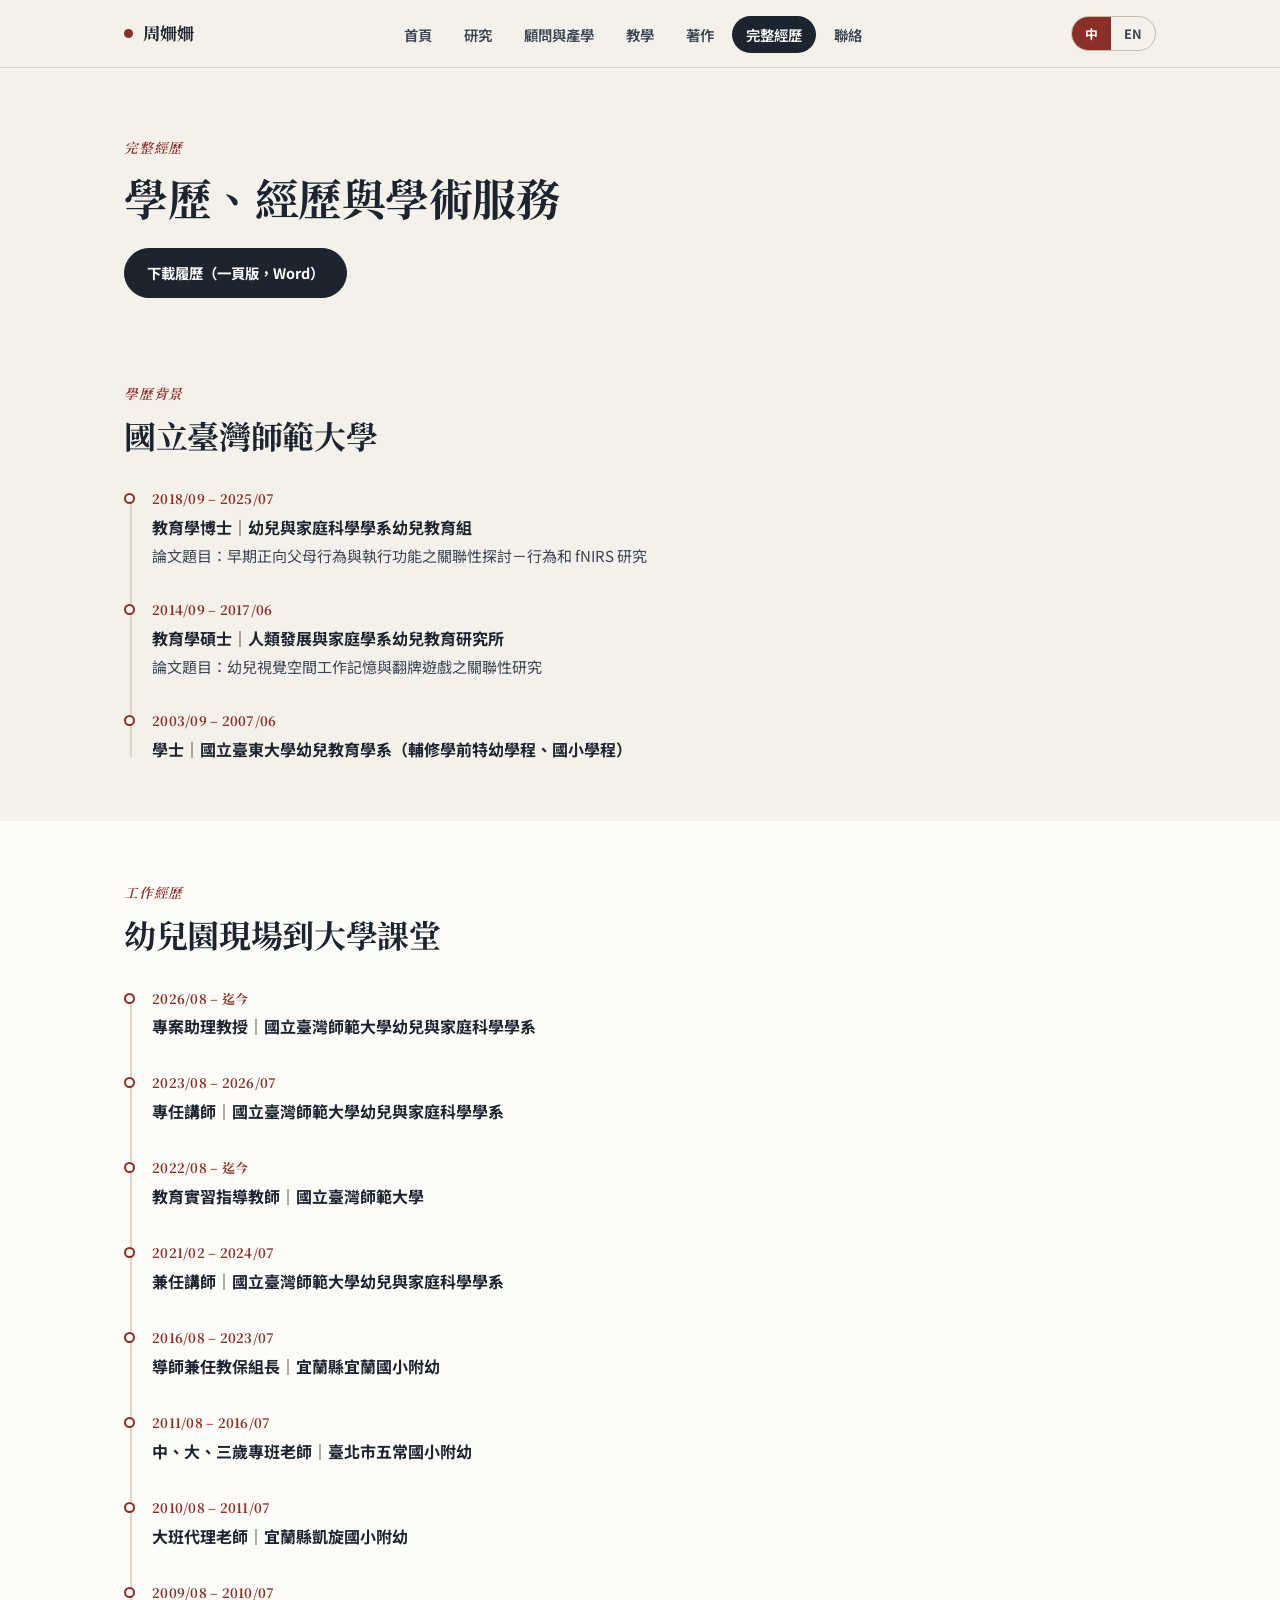
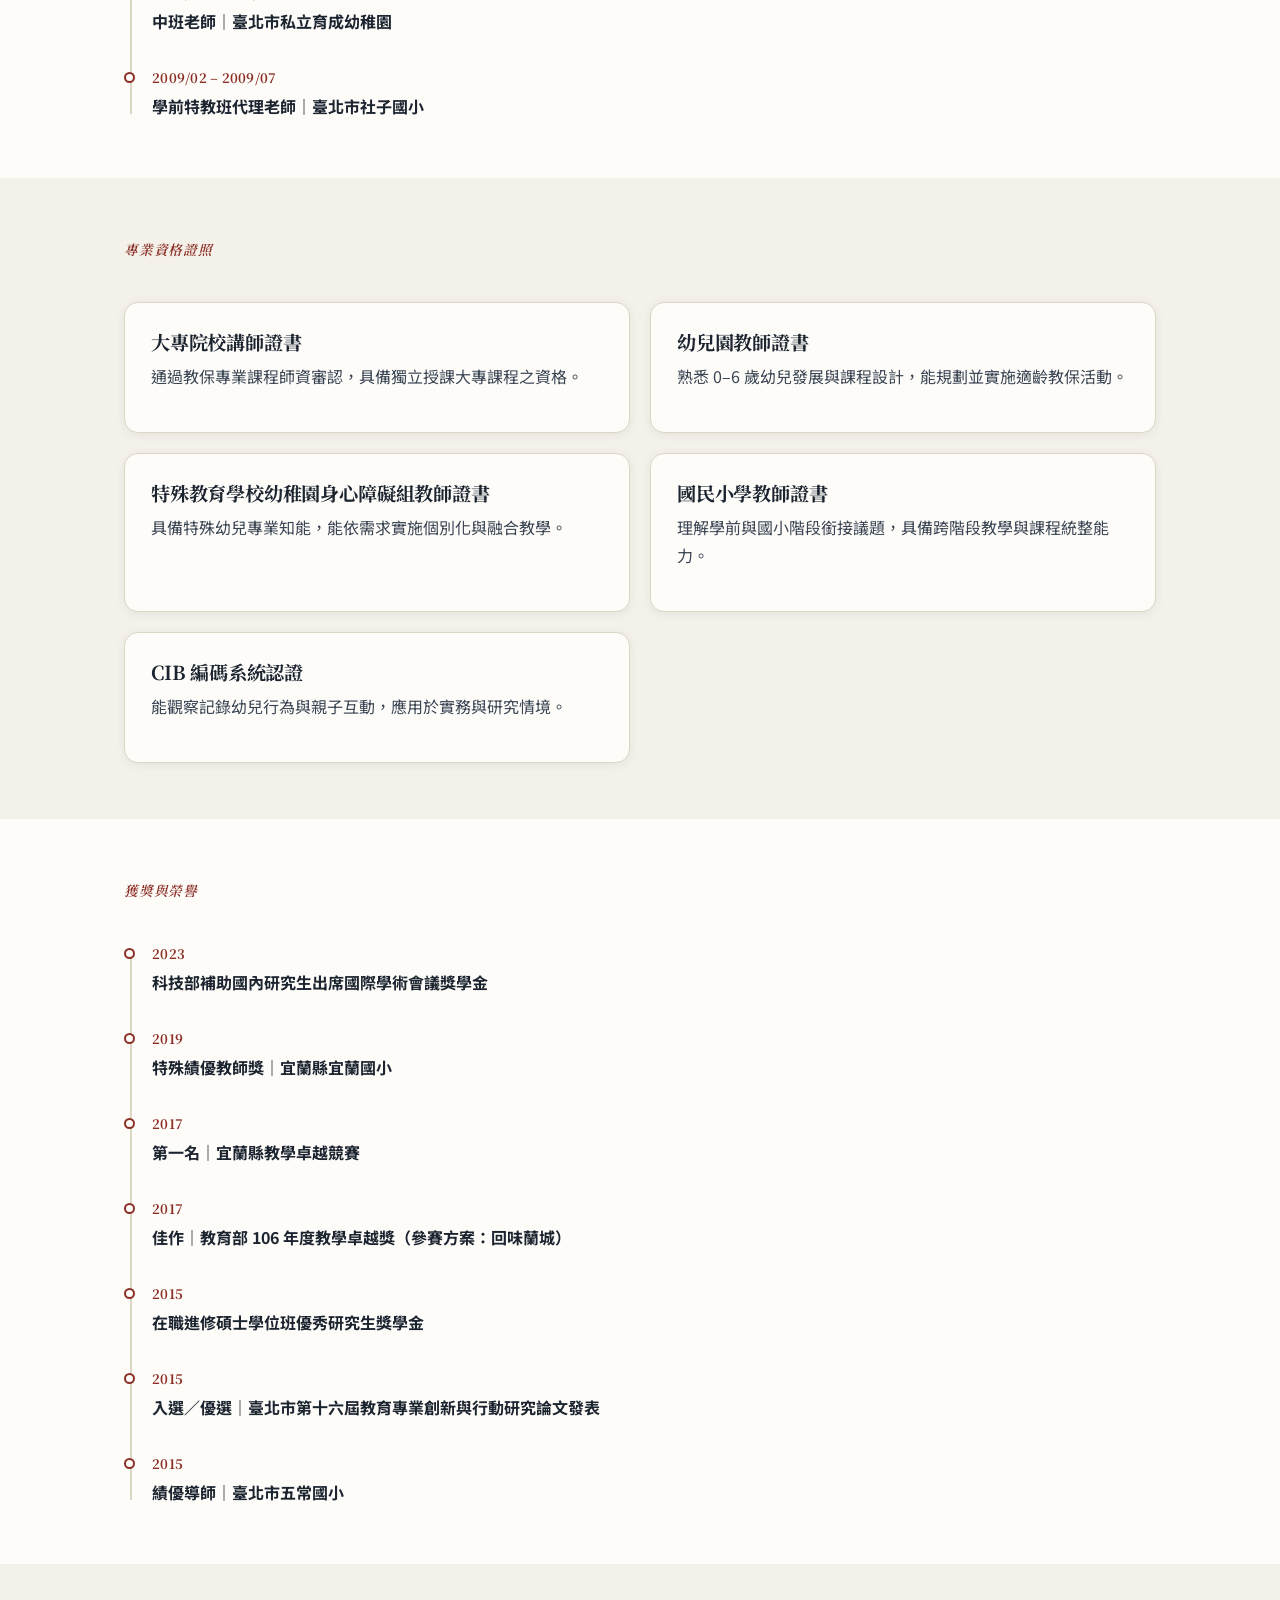
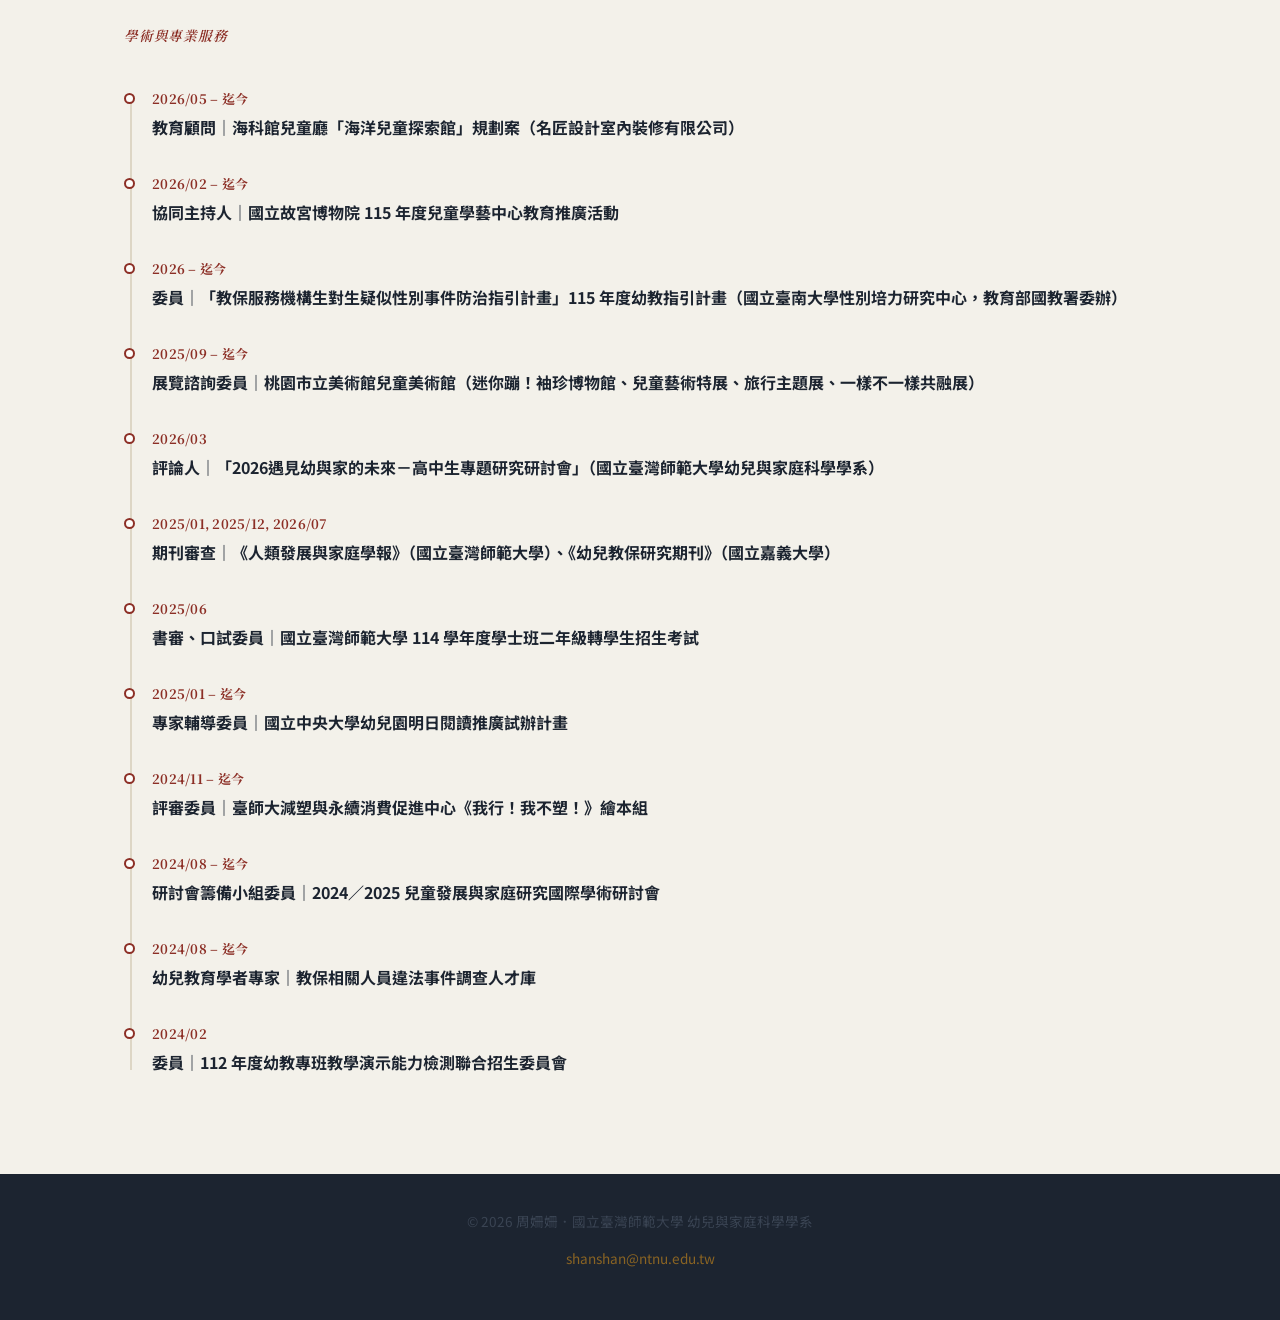
<file: cv.html>
<!DOCTYPE html>
<html lang="zh-Hant" data-lang="zh">
<head>
<meta charset="UTF-8">
<meta name="viewport" content="width=device-width, initial-scale=1.0">
<title>完整經歷｜周姍姍 Shan-Shan Chou</title>
<meta name="description" content="周姍姍的完整學經歷：學歷、工作經歷、專業證照、獲獎與榮譽、學術與專業服務。">
<link rel="icon" href="data:image/svg+xml,%3Csvg xmlns='http://www.w3.org/2000/svg' viewBox='0 0 100 100'%3E%3Ctext y='.9em' font-size='90'%3E%F0%9F%8C%B1%3C/text%3E%3C/svg%3E">
<link rel="preconnect" href="https://fonts.googleapis.com">
<link rel="preconnect" href="https://fonts.gstatic.com" crossorigin>
<link href="https://fonts.googleapis.com/css2?family=Noto+Sans+TC:wght@400;500;600;700&family=Noto+Serif+TC:wght@600;700&display=swap" rel="stylesheet">
<link rel="stylesheet" href="assets/css/style.css?v=5">
</head>
<body>

<header class="site-header">
  <nav class="nav">
    <a href="index.html" class="brand"><span class="dot"></span><span data-zh>周姍姍</span><span data-en>Shan-Shan Chou</span></a>
    <ul class="nav-links">
      <li><a href="index.html"><span data-zh>首頁</span><span data-en>Home</span></a></li>
      <li><a href="research.html"><span data-zh>研究</span><span data-en>Research</span></a></li>
      <li><a href="consulting.html"><span data-zh>顧問與產學</span><span data-en>Advisory</span></a></li>
      <li><a href="teaching.html"><span data-zh>教學</span><span data-en>Teaching</span></a></li>
      <li><a href="publications.html"><span data-zh>著作</span><span data-en>Publications</span></a></li>
      <li><a href="cv.html" class="active"><span data-zh>完整經歷</span><span data-en>CV</span></a></li>
      <li><a href="contact.html"><span data-zh>聯絡</span><span data-en>Contact</span></a></li>
    </ul>
    <div class="nav-right">
      <div class="lang-toggle">
        <button data-lang="zh">中</button>
        <button data-lang="en">EN</button>
      </div>
      <button class="nav-toggle" aria-label="Menu"><span></span><span></span><span></span></button>
    </div>
  </nav>
</header>

<main>

  <section class="hero" style="padding-bottom: 24px;">
    <div class="container">
      <span class="eyebrow"><span data-zh>完整經歷</span><span data-en>Curriculum Vitae</span></span>
      <h1><span data-zh>學歷、經歷與學術服務</span><span data-en>Education, Experience &amp; Academic Service</span></h1>
      <div class="hero-actions">
        <a href="assets/files/Shan-Shan_Chou_CV_OnePage.docx" class="btn btn-primary"><span data-zh>下載履歷（一頁版，Word）</span><span data-en>Download CV (One-Page, Word)</span></a>
      </div>
    </div>
  </section>

  <section>
    <div class="container">
      <div class="section-head">
        <span class="eyebrow"><span data-zh>學歷背景</span><span data-en>Education</span></span>
        <h2><span data-zh>國立臺灣師範大學</span><span data-en>National Taiwan Normal University</span></h2>
      </div>
      <div class="timeline">
        <div class="tl-item">
          <div class="tl-date">2018/09 – 2025/07</div>
          <div class="tl-title"><span data-zh>教育學博士｜幼兒與家庭科學學系幼兒教育組</span><span data-en>Ph.D. in Education｜Dept. of Human Development &amp; Family Studies, Early Childhood Education</span></div>
          <div class="tl-sub"><span data-zh>論文題目：早期正向父母行為與執行功能之關聯性探討－行為和 fNIRS 研究</span><span data-en>Dissertation: Early Positive Parental Behavior and Executive Function — A Behavioral and fNIRS Study</span></div>
        </div>
        <div class="tl-item">
          <div class="tl-date">2014/09 – 2017/06</div>
          <div class="tl-title"><span data-zh>教育學碩士｜人類發展與家庭學系幼兒教育研究所</span><span data-en>M.Ed.｜Graduate Institute of Early Childhood Education, Dept. of Human Development &amp; Family Studies</span></div>
          <div class="tl-sub"><span data-zh>論文題目：幼兒視覺空間工作記憶與翻牌遊戲之關聯性研究</span><span data-en>Thesis: The Relationship between Preschoolers' Visuospatial Working Memory and Card-Matching Game Performance</span></div>
        </div>
        <div class="tl-item">
          <div class="tl-date">2003/09 – 2007/06</div>
          <div class="tl-title"><span data-zh>學士｜國立臺東大學幼兒教育學系（輔修學前特幼學程、國小學程）</span><span data-en>B.Ed.｜Dept. of Early Childhood Education, National Taitung University (Minors: Early-Childhood Special Education &amp; Elementary Education)</span></div>
        </div>
      </div>
    </div>
  </section>

  <section class="alt">
    <div class="container">
      <div class="section-head">
        <span class="eyebrow"><span data-zh>工作經歷</span><span data-en>Experience</span></span>
        <h2><span data-zh>幼兒園現場到大學課堂</span><span data-en>From the Preschool Floor to the University Classroom</span></h2>
      </div>
      <div class="timeline">
        <div class="tl-item">
          <div class="tl-date">2026/08 – <span data-zh>迄今</span><span data-en>Present</span></div>
          <div class="tl-title"><span data-zh>專案助理教授｜國立臺灣師範大學幼兒與家庭科學學系</span><span data-en>Project Assistant Professor｜Dept. of Human Development &amp; Family Studies, NTNU</span></div>
        </div>
        <div class="tl-item">
          <div class="tl-date">2023/08 – 2026/07</div>
          <div class="tl-title"><span data-zh>專任講師｜國立臺灣師範大學幼兒與家庭科學學系</span><span data-en>Full-time Lecturer｜Dept. of Human Development &amp; Family Studies, NTNU</span></div>
        </div>
        <div class="tl-item">
          <div class="tl-date">2022/08 – <span data-zh>迄今</span><span data-en>Present</span></div>
          <div class="tl-title"><span data-zh>教育實習指導教師｜國立臺灣師範大學</span><span data-en>Student-Teaching Supervisor｜National Taiwan Normal University</span></div>
        </div>
        <div class="tl-item">
          <div class="tl-date">2021/02 – 2024/07</div>
          <div class="tl-title"><span data-zh>兼任講師｜國立臺灣師範大學幼兒與家庭科學學系</span><span data-en>Adjunct Lecturer｜Dept. of Human Development &amp; Family Studies, NTNU</span></div>
        </div>
        <div class="tl-item">
          <div class="tl-date">2016/08 – 2023/07</div>
          <div class="tl-title"><span data-zh>導師兼任教保組長｜宜蘭縣宜蘭國小附幼</span><span data-en>Head Teacher &amp; Childcare Coordinator｜Yilan Elementary School Affiliated Kindergarten</span></div>
        </div>
        <div class="tl-item">
          <div class="tl-date">2011/08 – 2016/07</div>
          <div class="tl-title"><span data-zh>中、大、三歲專班老師｜臺北市五常國小附幼</span><span data-en>Classroom Teacher (Ages 3–5)｜Wu-Chang Elementary School Affiliated Kindergarten, Taipei</span></div>
        </div>
        <div class="tl-item">
          <div class="tl-date">2010/08 – 2011/07</div>
          <div class="tl-title"><span data-zh>大班代理老師｜宜蘭縣凱旋國小附幼</span><span data-en>Substitute Teacher (Age 5)｜Kaixuan Elementary School Affiliated Kindergarten, Yilan</span></div>
        </div>
        <div class="tl-item">
          <div class="tl-date">2009/08 – 2010/07</div>
          <div class="tl-title"><span data-zh>中班老師｜臺北市私立育成幼稚園</span><span data-en>Classroom Teacher (Age 4)｜Yucheng Private Kindergarten, Taipei</span></div>
        </div>
        <div class="tl-item">
          <div class="tl-date">2009/02 – 2009/07</div>
          <div class="tl-title"><span data-zh>學前特教班代理老師｜臺北市社子國小</span><span data-en>Substitute Teacher, Preschool Special Education｜Shezi Elementary School, Taipei</span></div>
        </div>
      </div>
    </div>
  </section>

  <section>
    <div class="container">
      <div class="section-head">
        <span class="eyebrow"><span data-zh>專業資格證照</span><span data-en>Certifications</span></span>
      </div>
      <div class="grid grid-2">
        <div class="card">
          <h3><span data-zh>大專院校講師證書</span><span data-en>College &amp; University Lecturer Certificate</span></h3>
          <p><span data-zh>通過教保專業課程師資審認，具備獨立授課大專課程之資格。</span><span data-en>Certified to independently teach college-level early-childhood courses.</span></p>
        </div>
        <div class="card">
          <h3><span data-zh>幼兒園教師證書</span><span data-en>Kindergarten Teacher Certificate</span></h3>
          <p><span data-zh>熟悉 0–6 歲幼兒發展與課程設計，能規劃並實施適齡教保活動。</span><span data-en>Qualified in child development (0–6) and curriculum design for age-appropriate care and education.</span></p>
        </div>
        <div class="card">
          <h3><span data-zh>特殊教育學校幼稚園身心障礙組教師證書</span><span data-en>Special Education Kindergarten Teacher Certificate</span></h3>
          <p><span data-zh>具備特殊幼兒專業知能，能依需求實施個別化與融合教學。</span><span data-en>Qualified to deliver individualized and inclusive instruction for children with special needs.</span></p>
        </div>
        <div class="card">
          <h3><span data-zh>國民小學教師證書</span><span data-en>Elementary School Teacher Certificate</span></h3>
          <p><span data-zh>理解學前與國小階段銜接議題，具備跨階段教學與課程統整能力。</span><span data-en>Understands preschool-to-elementary transition issues, with cross-stage teaching and curriculum-integration skills.</span></p>
        </div>
        <div class="card">
          <h3><span data-zh>CIB 編碼系統認證</span><span data-en>CIB Coding System Certification</span></h3>
          <p><span data-zh>能觀察記錄幼兒行為與親子互動，應用於實務與研究情境。</span><span data-en>Certified to observe and code child behavior and parent-child interaction for both practice and research.</span></p>
        </div>
      </div>
    </div>
  </section>

  <section class="alt">
    <div class="container">
      <div class="section-head">
        <span class="eyebrow"><span data-zh>獲獎與榮譽</span><span data-en>Awards &amp; Honors</span></span>
      </div>
      <div class="timeline">
        <div class="tl-item">
          <div class="tl-date">2023</div>
          <div class="tl-title"><span data-zh>科技部補助國內研究生出席國際學術會議獎學金</span><span data-en>NSTC Scholarship for Graduate Students Attending International Conferences</span></div>
        </div>
        <div class="tl-item">
          <div class="tl-date">2019</div>
          <div class="tl-title"><span data-zh>特殊績優教師獎｜宜蘭縣宜蘭國小</span><span data-en>Outstanding Teacher Award｜Yilan Elementary School</span></div>
        </div>
        <div class="tl-item">
          <div class="tl-date">2017</div>
          <div class="tl-title"><span data-zh>第一名｜宜蘭縣教學卓越競賽</span><span data-en>1st Place｜Yilan County Teaching Excellence Competition</span></div>
        </div>
        <div class="tl-item">
          <div class="tl-date">2017</div>
          <div class="tl-title"><span data-zh>佳作｜教育部 106 年度教學卓越獎（參賽方案：回味蘭城）</span><span data-en>Honorable Mention｜MOE Teaching Excellence Award 2017 ("Remembering Lan City" project)</span></div>
        </div>
        <div class="tl-item">
          <div class="tl-date">2015</div>
          <div class="tl-title"><span data-zh>在職進修碩士學位班優秀研究生獎學金</span><span data-en>Outstanding Graduate Student Scholarship, In-Service Master's Program</span></div>
        </div>
        <div class="tl-item">
          <div class="tl-date">2015</div>
          <div class="tl-title"><span data-zh>入選／優選｜臺北市第十六屆教育專業創新與行動研究論文發表</span><span data-en>Selected／Merit Award｜16th Taipei Educational Innovation &amp; Action Research Conference</span></div>
        </div>
        <div class="tl-item">
          <div class="tl-date">2015</div>
          <div class="tl-title"><span data-zh>績優導師｜臺北市五常國小</span><span data-en>Outstanding Homeroom Teacher｜Wu-Chang Elementary School, Taipei</span></div>
        </div>
      </div>
    </div>
  </section>

  <section>
    <div class="container">
      <div class="section-head">
        <span class="eyebrow"><span data-zh>學術與專業服務</span><span data-en>Academic &amp; Professional Service</span></span>
      </div>
      <div class="timeline">
        <div class="tl-item">
          <div class="tl-date">2026/05 – <span data-zh>迄今</span><span data-en>Present</span></div>
          <div class="tl-title"><span data-zh>教育顧問｜海科館兒童廳「海洋兒童探索館」規劃案（名匠設計室內裝修有限公司）</span><span data-en>Education Advisor｜Ocean Children's Exploration Hall Design Project, National Museum of Marine Science and Technology (Craftsmen Design)</span></div>
        </div>
        <div class="tl-item">
          <div class="tl-date">2026/02 – <span data-zh>迄今</span><span data-en>Present</span></div>
          <div class="tl-title"><span data-zh>協同主持人｜國立故宮博物院 115 年度兒童學藝中心教育推廣活動</span><span data-en>Co-Investigator｜National Palace Museum Children's Education Center Outreach Program</span></div>
        </div>
        <div class="tl-item">
          <div class="tl-date">2026 – <span data-zh>迄今</span><span data-en>Present</span></div>
          <div class="tl-title"><span data-zh>委員｜「教保服務機構生對生疑似性別事件防治指引計畫」115 年度幼教指引計畫（國立臺南大學性別培力研究中心，教育部國教署委辦）</span><span data-en>Committee Member｜Peer Suspected Gender-Incident Prevention Guidelines Project, 2026 (Gender Equity Empowerment Research Center, National University of Tainan; commissioned by the K-12 Education Administration)</span></div>
        </div>
        <div class="tl-item">
          <div class="tl-date">2025/09 – <span data-zh>迄今</span><span data-en>Present</span></div>
          <div class="tl-title"><span data-zh>展覽諮詢委員｜桃園市立美術館兒童美術館（迷你蹦！袖珍博物館、兒童藝術特展、旅行主題展、一樣不一樣共融展）</span><span data-en>Exhibition Advisory Committee Member｜Taoyuan Children's Art Museum (multiple exhibitions, ongoing)</span></div>
        </div>
        <div class="tl-item">
          <div class="tl-date">2026/03</div>
          <div class="tl-title"><span data-zh>評論人｜「2026遇見幼與家的未來－高中生專題研究研討會」（國立臺灣師範大學幼兒與家庭科學學系）</span><span data-en>Discussant｜2026 High School Student Research Symposium, Dept. of Human Development &amp; Family Studies, NTNU</span></div>
        </div>
        <div class="tl-item">
          <div class="tl-date">2025/01, 2025/12, 2026/07</div>
          <div class="tl-title"><span data-zh>期刊審查｜《人類發展與家庭學報》（國立臺灣師範大學）、《幼兒教保研究期刊》（國立嘉義大學）</span><span data-en>Journal Reviewer｜Journal of Human Development and Family Studies (NTNU), Journal of Early Childhood Education Research (National Chiayi University)</span></div>
        </div>
        <div class="tl-item">
          <div class="tl-date">2025/06</div>
          <div class="tl-title"><span data-zh>書審、口試委員｜國立臺灣師範大學 114 學年度學士班二年級轉學生招生考試</span><span data-en>Application &amp; Interview Reviewer｜NTNU Sophomore Transfer Admissions</span></div>
        </div>
        <div class="tl-item">
          <div class="tl-date">2025/01 – <span data-zh>迄今</span><span data-en>Present</span></div>
          <div class="tl-title"><span data-zh>專家輔導委員｜國立中央大學幼兒園明日閱讀推廣試辦計畫</span><span data-en>Expert Consultant｜National Central University Preschool Reading-Promotion Pilot Program</span></div>
        </div>
        <div class="tl-item">
          <div class="tl-date">2024/11 – <span data-zh>迄今</span><span data-en>Present</span></div>
          <div class="tl-title"><span data-zh>評審委員｜臺師大減塑與永續消費促進中心《我行！我不塑！》繪本組</span><span data-en>Panel Judge｜NTNU Center for Plastic Reduction &amp; Sustainable Consumption, Picture-Book Category</span></div>
        </div>
        <div class="tl-item">
          <div class="tl-date">2024/08 – <span data-zh>迄今</span><span data-en>Present</span></div>
          <div class="tl-title"><span data-zh>研討會籌備小組委員｜2024／2025 兒童發展與家庭研究國際學術研討會</span><span data-en>Organizing Committee Member｜2024／2025 International Conference on Child Development and Family Studies</span></div>
        </div>
        <div class="tl-item">
          <div class="tl-date">2024/08 – <span data-zh>迄今</span><span data-en>Present</span></div>
          <div class="tl-title"><span data-zh>幼兒教育學者專家｜教保相關人員違法事件調查人才庫</span><span data-en>Subject-Matter Expert｜Investigative Panel for Childcare-Personnel Misconduct Cases</span></div>
        </div>
        <div class="tl-item">
          <div class="tl-date">2024/02</div>
          <div class="tl-title"><span data-zh>委員｜112 年度幼教專班教學演示能力檢測聯合招生委員會</span><span data-en>Committee Member｜Joint Admissions Panel, Teaching-Demonstration Assessment</span></div>
        </div>
      </div>
    </div>
  </section>

</main>

<footer class="site-footer">
  <div class="container">
    <p><span data-zh>© 2026 周姍姍．國立臺灣師範大學 幼兒與家庭科學學系</span><span data-en>© 2026 Shan-Shan Chou · Dept. of Human Development &amp; Family Studies, NTNU</span></p>
    <p><a href="mailto:shanshan@ntnu.edu.tw">shanshan@ntnu.edu.tw</a></p>
  </div>
</footer>

<script src="assets/js/main.js?v=2"></script>
</body>
</html>
</file>
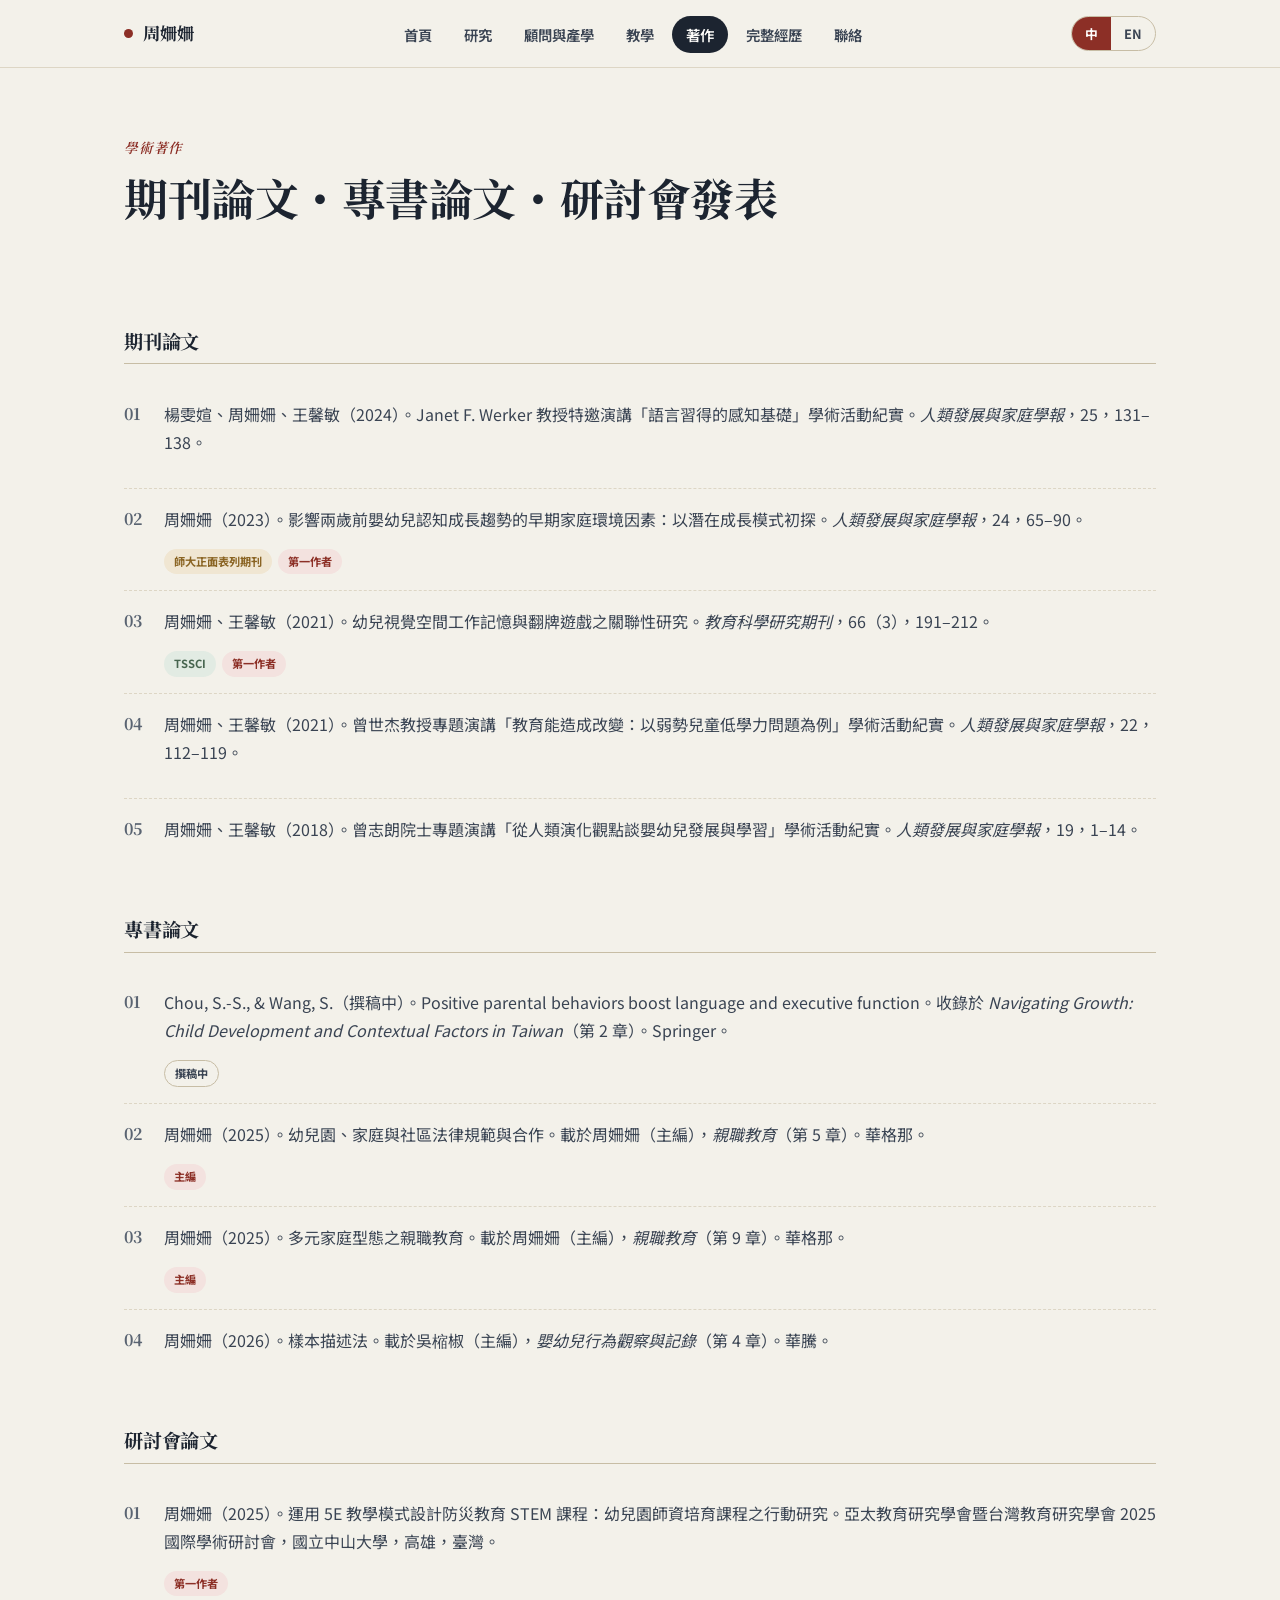
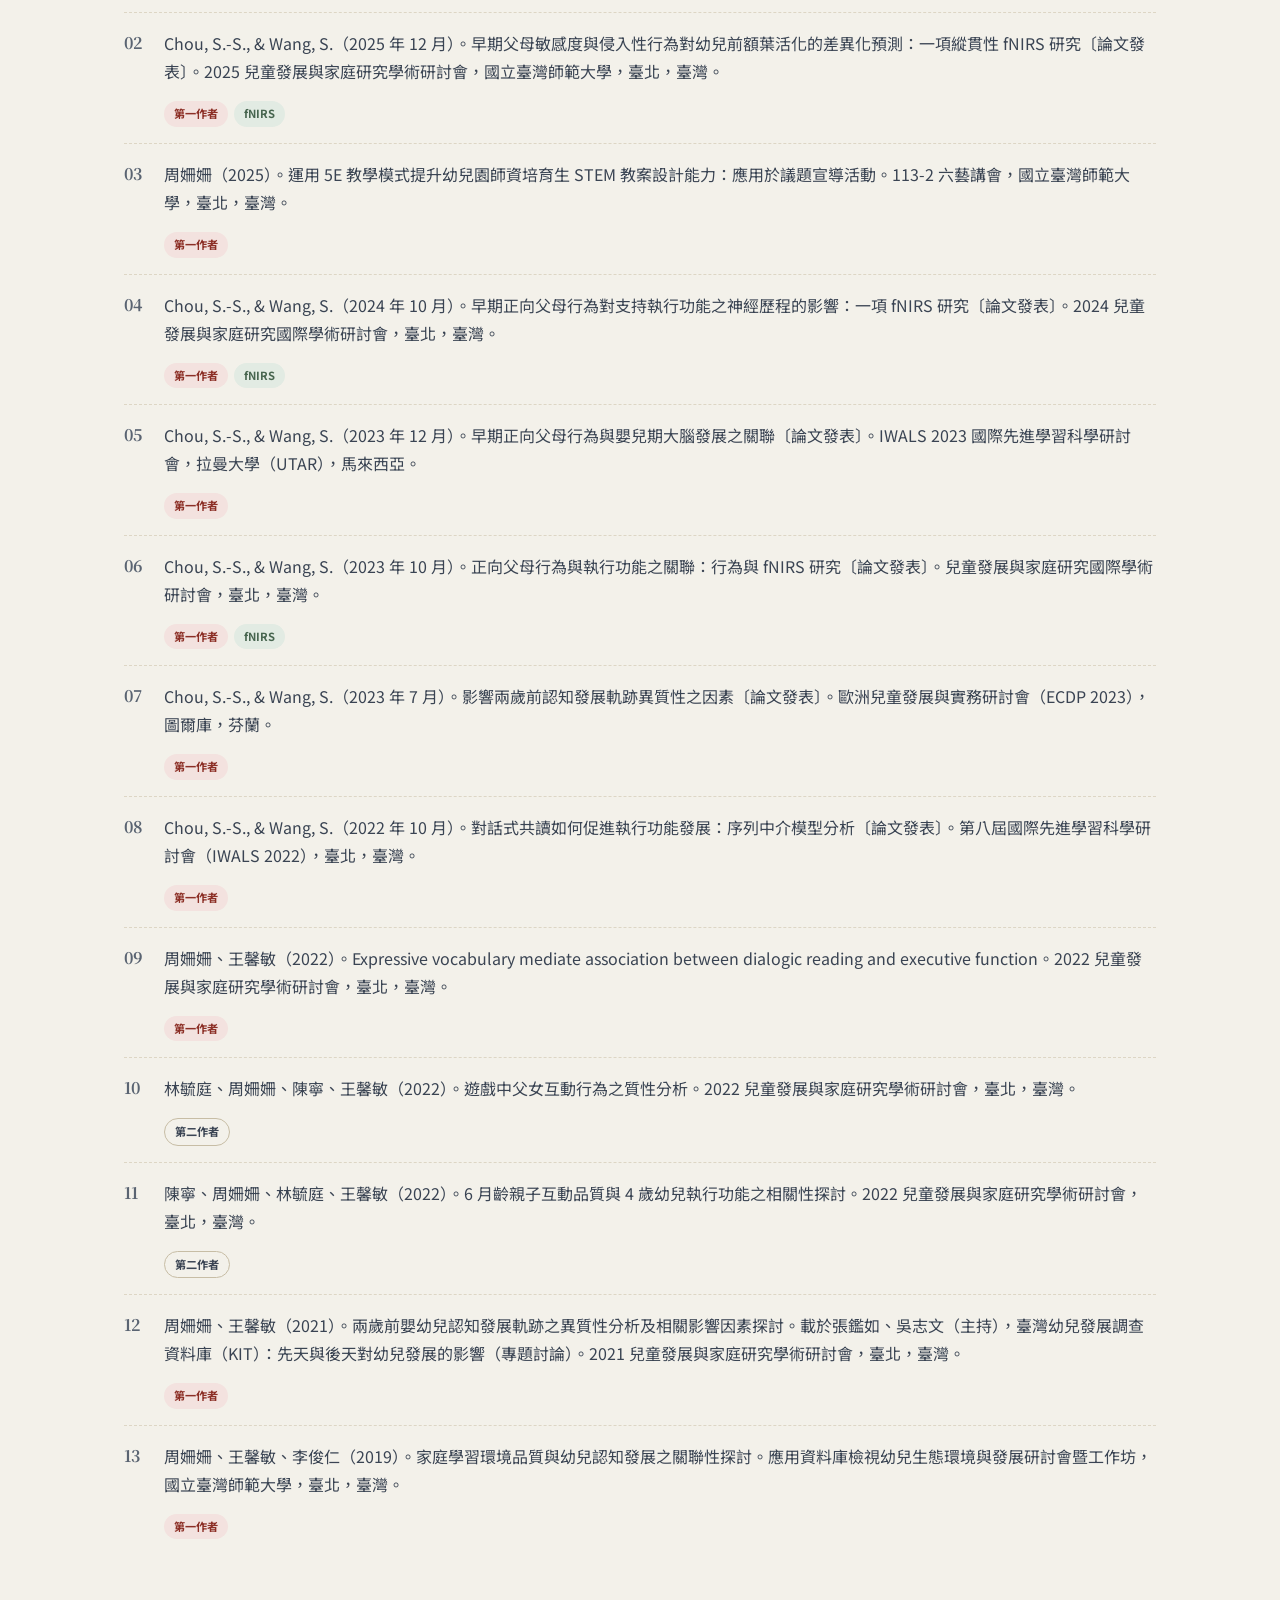
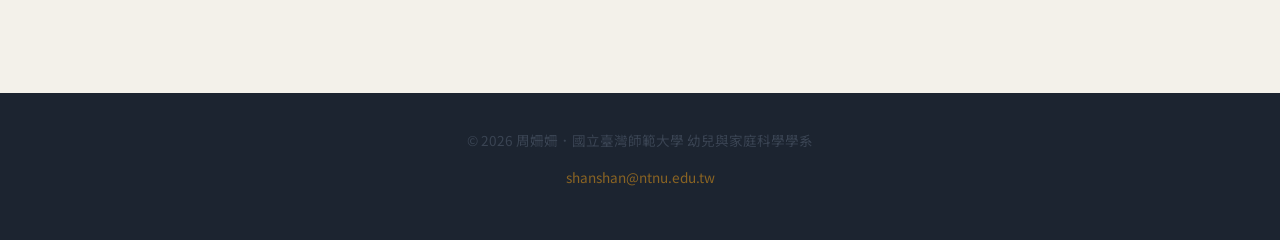
<file: publications.html>
<!DOCTYPE html>
<html lang="zh-Hant" data-lang="zh">
<head>
<meta charset="UTF-8">
<meta name="viewport" content="width=device-width, initial-scale=1.0">
<title>著作｜周姍姍 Shan-Shan Chou</title>
<meta name="description" content="周姍姍的期刊論文、專書論文與研討會發表全紀錄，涵蓋 TSSCI 期刊、Springer 專書與國際研討會。">
<link rel="icon" href="data:image/svg+xml,%3Csvg xmlns='http://www.w3.org/2000/svg' viewBox='0 0 100 100'%3E%3Ctext y='.9em' font-size='90'%3E%F0%9F%8C%B1%3C/text%3E%3C/svg%3E">
<link rel="preconnect" href="https://fonts.googleapis.com">
<link rel="preconnect" href="https://fonts.gstatic.com" crossorigin>
<link href="https://fonts.googleapis.com/css2?family=Noto+Sans+TC:wght@400;500;600;700&family=Noto+Serif+TC:wght@600;700&display=swap" rel="stylesheet">
<link rel="stylesheet" href="assets/css/style.css?v=5">
</head>
<body>

<header class="site-header">
  <nav class="nav">
    <a href="index.html" class="brand"><span class="dot"></span><span data-zh>周姍姍</span><span data-en>Shan-Shan Chou</span></a>
    <ul class="nav-links">
      <li><a href="index.html"><span data-zh>首頁</span><span data-en>Home</span></a></li>
      <li><a href="research.html"><span data-zh>研究</span><span data-en>Research</span></a></li>
      <li><a href="consulting.html"><span data-zh>顧問與產學</span><span data-en>Advisory</span></a></li>
      <li><a href="teaching.html"><span data-zh>教學</span><span data-en>Teaching</span></a></li>
      <li><a href="publications.html" class="active"><span data-zh>著作</span><span data-en>Publications</span></a></li>
      <li><a href="cv.html"><span data-zh>完整經歷</span><span data-en>CV</span></a></li>
      <li><a href="contact.html"><span data-zh>聯絡</span><span data-en>Contact</span></a></li>
    </ul>
    <div class="nav-right">
      <div class="lang-toggle">
        <button data-lang="zh">中</button>
        <button data-lang="en">EN</button>
      </div>
      <button class="nav-toggle" aria-label="Menu"><span></span><span></span><span></span></button>
    </div>
  </nav>
</header>

<main>

  <section class="hero" style="padding-bottom: 24px;">
    <div class="container">
      <span class="eyebrow"><span data-zh>學術著作</span><span data-en>Publications</span></span>
      <h1><span data-zh>期刊論文・專書論文・研討會發表</span><span data-en>Journal Articles, Book Chapters &amp; Conference Papers</span></h1>
    </div>
  </section>

  <section>
    <div class="container">

      <div class="pub-group">
        <h3><span data-zh>期刊論文</span><span data-en>Journal Articles</span></h3>
        <ul class="pub-list">

          <li class="pub-item">
            <span class="pub-num">01</span>
            <div>
              <p class="mt-0" data-zh>楊雯媗、周姍姍、王馨敏（2024）。Janet F. Werker 教授特邀演講「語言習得的感知基礎」學術活動紀實。<em>人類發展與家庭學報</em>，25，131–138。</p>
              <p class="mt-0" data-en>Yang, W.-H., Chou, S.-S., &amp; Wang, S. (2024). A record of Prof. Janet F. Werker's invited lecture, "The Perceptual Foundations of Language Acquisition." <em>Journal of Human Development and Family Studies</em>, 25, 131–138.</p>
            </div>
          </li>

          <li class="pub-item">
            <span class="pub-num">02</span>
            <div>
              <p class="mt-0" data-zh>周姍姍（2023）。影響兩歲前嬰幼兒認知成長趨勢的早期家庭環境因素：以潛在成長模式初探。<em>人類發展與家庭學報</em>，24，65–90。</p>
              <p class="mt-0" data-en>Chou, S.-S. (2023). Early family-environment factors influencing cognitive-growth trajectories before age two: A latent growth model. <em>Journal of Human Development and Family Studies</em>, 24, 65–90.</p>
              <div class="pub-badges">
                <span class="badge gold" data-zh>師大正面表列期刊</span><span class="badge gold" data-en>NTNU-Listed Journal</span>
                <span class="badge alt" data-zh>第一作者</span><span class="badge alt" data-en>First Author</span>
              </div>
            </div>
          </li>

          <li class="pub-item">
            <span class="pub-num">03</span>
            <div>
              <p class="mt-0" data-zh>周姍姍、王馨敏（2021）。幼兒視覺空間工作記憶與翻牌遊戲之關聯性研究。<em>教育科學研究期刊</em>，66（3），191–212。</p>
              <p class="mt-0" data-en>Chou, S.-S., &amp; Wang, S. (2021). The relationship between preschoolers' visuospatial working memory and card-matching game performance. <em>Journal of Research in Education Sciences</em>, 66(3), 191–212.</p>
              <div class="pub-badges">
                <span class="badge" data-zh>TSSCI</span><span class="badge" data-en>TSSCI</span>
                <span class="badge alt" data-zh>第一作者</span><span class="badge alt" data-en>First Author</span>
              </div>
            </div>
          </li>

          <li class="pub-item">
            <span class="pub-num">04</span>
            <div>
              <p class="mt-0" data-zh>周姍姍、王馨敏（2021）。曾世杰教授專題演講「教育能造成改變：以弱勢兒童低學力問題為例」學術活動紀實。<em>人類發展與家庭學報</em>，22，112–119。</p>
              <p class="mt-0" data-en>Chou, S.-S., &amp; Wang, S. (2021). A record of Prof. Shih-Chieh Tseng's invited lecture, "Education Can Make a Difference: The Case of Underachievement among Disadvantaged Children." <em>Journal of Human Development and Family Studies</em>, 22, 112–119.</p>
            </div>
          </li>

          <li class="pub-item">
            <span class="pub-num">05</span>
            <div>
              <p class="mt-0" data-zh>周姍姍、王馨敏（2018）。曾志朗院士專題演講「從人類演化觀點談嬰幼兒發展與學習」學術活動紀實。<em>人類發展與家庭學報</em>，19，1–14。</p>
              <p class="mt-0" data-en>Chou, S.-S., &amp; Wang, S. (2018). A record of Academician Ovid Tzeng's invited lecture, "Infant Development and Learning from an Evolutionary Perspective." <em>Journal of Human Development and Family Studies</em>, 19, 1–14.</p>
            </div>
          </li>

        </ul>
      </div>

      <div class="pub-group">
        <h3><span data-zh>專書論文</span><span data-en>Book Chapters</span></h3>
        <ul class="pub-list">

          <li class="pub-item">
            <span class="pub-num">01</span>
            <div>
              <p class="mt-0" data-en>Chou, S.-S., &amp; Wang, S. (in preparation). Positive parental behaviors boost language and executive function. In <em>Navigating Growth: Child Development and Contextual Factors in Taiwan</em> (Chapter 2). Springer.</p>
              <p class="mt-0" data-zh>Chou, S.-S., &amp; Wang, S.（撰稿中）。Positive parental behaviors boost language and executive function。收錄於 <em>Navigating Growth: Child Development and Contextual Factors in Taiwan</em>（第 2 章）。Springer。</p>
              <div class="pub-badges"><span class="badge outline" data-zh>撰稿中</span><span class="badge outline" data-en>In Preparation</span></div>
            </div>
          </li>

          <li class="pub-item">
            <span class="pub-num">02</span>
            <div>
              <p class="mt-0" data-zh>周姍姍（2025）。幼兒園、家庭與社區法律規範與合作。載於周姍姍（主編），<em>親職教育</em>（第 5 章）。華格那。</p>
              <p class="mt-0" data-en>Chou, S.-S. (2025). Legal frameworks and collaboration among preschools, families, and communities. In S.-S. Chou (Ed.), <em>Parenting Education</em> (Chapter 5). Wagner Publishing.</p>
              <div class="pub-badges"><span class="badge alt" data-zh>主編</span><span class="badge alt" data-en>Editor</span></div>
            </div>
          </li>

          <li class="pub-item">
            <span class="pub-num">03</span>
            <div>
              <p class="mt-0" data-zh>周姍姍（2025）。多元家庭型態之親職教育。載於周姍姍（主編），<em>親職教育</em>（第 9 章）。華格那。</p>
              <p class="mt-0" data-en>Chou, S.-S. (2025). Parenting education across diverse family structures. In S.-S. Chou (Ed.), <em>Parenting Education</em> (Chapter 9). Wagner Publishing.</p>
              <div class="pub-badges"><span class="badge alt" data-zh>主編</span><span class="badge alt" data-en>Editor</span></div>
            </div>
          </li>

          <li class="pub-item">
            <span class="pub-num">04</span>
            <div>
              <p class="mt-0" data-zh>周姍姍（2026）。樣本描述法。載於吳樎椒（主編），<em>嬰幼兒行為觀察與記錄</em>（第 4 章）。華騰。</p>
              <p class="mt-0" data-en>Chou, S.-S. (2026). Specimen description method. In L.-C. Wu (Ed.), <em>Observing and Recording Infant &amp; Toddler Behavior</em> (Chapter 4). Hwa Teng Culture.</p>
            </div>
          </li>

        </ul>
      </div>

      <div class="pub-group">
        <h3><span data-zh>研討會論文</span><span data-en>Conference Papers</span></h3>
        <ul class="pub-list">

          <li class="pub-item">
            <span class="pub-num">01</span>
            <div>
              <p class="mt-0" data-zh>周姍姍（2025）。運用 5E 教學模式設計防災教育 STEM 課程：幼兒園師資培育課程之行動研究。亞太教育研究學會暨台灣教育研究學會 2025 國際學術研討會，國立中山大學，高雄，臺灣。</p>
              <p class="mt-0" data-en>Chou, S.-S. (2025). Designing disaster-preparedness STEM curriculum with the 5E model: Action research in a preschool teacher-education course [Paper presentation]. 2025 APERA &amp; TERA International Conference, National Sun Yat-sen University, Kaohsiung, Taiwan.</p>
              <div class="pub-badges"><span class="badge alt" data-zh>第一作者</span><span class="badge alt" data-en>First Author</span></div>
            </div>
          </li>

          <li class="pub-item">
            <span class="pub-num">02</span>
            <div>
              <p class="mt-0" data-en>Chou, S.-S., &amp; Wang, S. (2025, December). Early parental sensitivity and intrusiveness differentially predict prefrontal activation in preschoolers: A longitudinal fNIRS study [Paper presentation]. 2025 CDFS Research Conference, National Taiwan Normal University, Taipei, Taiwan.</p>
              <p class="mt-0" data-zh>Chou, S.-S., &amp; Wang, S.（2025 年 12 月）。早期父母敏感度與侵入性行為對幼兒前額葉活化的差異化預測：一項縱貫性 fNIRS 研究〔論文發表〕。2025 兒童發展與家庭研究學術研討會，國立臺灣師範大學，臺北，臺灣。</p>
              <div class="pub-badges"><span class="badge alt" data-zh>第一作者</span><span class="badge alt" data-en>First Author</span><span class="badge" data-zh>fNIRS</span><span class="badge" data-en>fNIRS</span></div>
            </div>
          </li>

          <li class="pub-item">
            <span class="pub-num">03</span>
            <div>
              <p class="mt-0" data-zh>周姍姍（2025）。運用 5E 教學模式提升幼兒園師資培育生 STEM 教案設計能力：應用於議題宣導活動。113-2 六藝講會，國立臺灣師範大學，臺北，臺灣。</p>
              <p class="mt-0" data-en>Chou, S.-S. (2025). Using the 5E model to build preservice teachers' STEM lesson-design skills: An application to awareness campaigns [Paper presentation]. 113-2 Liu-Yi Forum, National Taiwan Normal University, Taipei, Taiwan.</p>
              <div class="pub-badges"><span class="badge alt" data-zh>第一作者</span><span class="badge alt" data-en>First Author</span></div>
            </div>
          </li>

          <li class="pub-item">
            <span class="pub-num">04</span>
            <div>
              <p class="mt-0" data-en>Chou, S.-S., &amp; Wang, S. (2024, October). The impact of early positive parental behaviours on neural processes that support executive function: An fNIRS study [Paper presentation]. 2024 International Conference on Child Development and Family Studies, Taipei, Taiwan.</p>
              <p class="mt-0" data-zh>Chou, S.-S., &amp; Wang, S.（2024 年 10 月）。早期正向父母行為對支持執行功能之神經歷程的影響：一項 fNIRS 研究〔論文發表〕。2024 兒童發展與家庭研究國際學術研討會，臺北，臺灣。</p>
              <div class="pub-badges"><span class="badge alt" data-zh>第一作者</span><span class="badge alt" data-en>First Author</span><span class="badge" data-zh>fNIRS</span><span class="badge" data-en>fNIRS</span></div>
            </div>
          </li>

          <li class="pub-item">
            <span class="pub-num">05</span>
            <div>
              <p class="mt-0" data-en>Chou, S.-S., &amp; Wang, S. (2023, December). Relationship between early positive parental behavior and brain development across infancy [Paper presentation]. IWALS 2023: International Workshop on Advanced Learning Sciences, Universiti Tunku Abdul Rahman (UTAR), Malaysia.</p>
              <p class="mt-0" data-zh>Chou, S.-S., &amp; Wang, S.（2023 年 12 月）。早期正向父母行為與嬰兒期大腦發展之關聯〔論文發表〕。IWALS 2023 國際先進學習科學研討會，拉曼大學（UTAR），馬來西亞。</p>
              <div class="pub-badges"><span class="badge alt" data-zh>第一作者</span><span class="badge alt" data-en>First Author</span></div>
            </div>
          </li>

          <li class="pub-item">
            <span class="pub-num">06</span>
            <div>
              <p class="mt-0" data-en>Chou, S.-S., &amp; Wang, S. (2023, October). Relationship between positive parental behavior and executive function: A behavioral and fNIRS study [Paper presentation]. International Conference on Child Development and Family Studies, Taipei, Taiwan.</p>
              <p class="mt-0" data-zh>Chou, S.-S., &amp; Wang, S.（2023 年 10 月）。正向父母行為與執行功能之關聯：行為與 fNIRS 研究〔論文發表〕。兒童發展與家庭研究國際學術研討會，臺北，臺灣。</p>
              <div class="pub-badges"><span class="badge alt" data-zh>第一作者</span><span class="badge alt" data-en>First Author</span><span class="badge" data-zh>fNIRS</span><span class="badge" data-en>fNIRS</span></div>
            </div>
          </li>

          <li class="pub-item">
            <span class="pub-num">07</span>
            <div>
              <p class="mt-0" data-en>Chou, S.-S., &amp; Wang, S. (2023, July). Factors influencing the heterogeneity of cognitive development trajectories across the first 2 years [Paper presentation]. Early Childhood Development and Practice Conference (ECDP 2023), Turku, Finland.</p>
              <p class="mt-0" data-zh>Chou, S.-S., &amp; Wang, S.（2023 年 7 月）。影響兩歲前認知發展軌跡異質性之因素〔論文發表〕。歐洲兒童發展與實務研討會（ECDP 2023），圖爾庫，芬蘭。</p>
              <div class="pub-badges"><span class="badge alt" data-zh>第一作者</span><span class="badge alt" data-en>First Author</span></div>
            </div>
          </li>

          <li class="pub-item">
            <span class="pub-num">08</span>
            <div>
              <p class="mt-0" data-en>Chou, S.-S., &amp; Wang, S. (2022, October). How dialogic reading facilitates executive function development: A serial mediation model analysis [Paper presentation]. 8th International Workshop on Advanced Learning Sciences (IWALS 2022), Taipei, Taiwan.</p>
              <p class="mt-0" data-zh>Chou, S.-S., &amp; Wang, S.（2022 年 10 月）。對話式共讀如何促進執行功能發展：序列中介模型分析〔論文發表〕。第八屆國際先進學習科學研討會（IWALS 2022），臺北，臺灣。</p>
              <div class="pub-badges"><span class="badge alt" data-zh>第一作者</span><span class="badge alt" data-en>First Author</span></div>
            </div>
          </li>

          <li class="pub-item">
            <span class="pub-num">09</span>
            <div>
              <p class="mt-0" data-zh>周姍姍、王馨敏（2022）。Expressive vocabulary mediate association between dialogic reading and executive function。2022 兒童發展與家庭研究學術研討會，臺北，臺灣。</p>
              <p class="mt-0" data-en>Chou, S.-S., &amp; Wang, S. (2022). Expressive vocabulary mediates the association between dialogic reading and executive function [Paper presentation]. 2022 Conference on Child Development and Family Studies, Taipei, Taiwan.</p>
              <div class="pub-badges"><span class="badge alt" data-zh>第一作者</span><span class="badge alt" data-en>First Author</span></div>
            </div>
          </li>

          <li class="pub-item">
            <span class="pub-num">10</span>
            <div>
              <p class="mt-0" data-zh>林毓庭、周姍姍、陳寧、王馨敏（2022）。遊戲中父女互動行為之質性分析。2022 兒童發展與家庭研究學術研討會，臺北，臺灣。</p>
              <p class="mt-0" data-en>Lin, Y.-T., Chou, S.-S., Chen, N., &amp; Wang, S. (2022). A qualitative analysis of father-daughter interaction during play [Paper presentation]. 2022 Conference on Child Development and Family Studies, Taipei, Taiwan.</p>
              <div class="pub-badges"><span class="badge outline" data-zh>第二作者</span><span class="badge outline" data-en>Second Author</span></div>
            </div>
          </li>

          <li class="pub-item">
            <span class="pub-num">11</span>
            <div>
              <p class="mt-0" data-zh>陳寧、周姍姍、林毓庭、王馨敏（2022）。6 月齡親子互動品質與 4 歲幼兒執行功能之相關性探討。2022 兒童發展與家庭研究學術研討會，臺北，臺灣。</p>
              <p class="mt-0" data-en>Chen, N., Chou, S.-S., Lin, Y.-T., &amp; Wang, S. (2022). The relationship between parent-child interaction quality at 6 months and executive function at age 4 [Paper presentation]. 2022 Conference on Child Development and Family Studies, Taipei, Taiwan.</p>
              <div class="pub-badges"><span class="badge outline" data-zh>第二作者</span><span class="badge outline" data-en>Second Author</span></div>
            </div>
          </li>

          <li class="pub-item">
            <span class="pub-num">12</span>
            <div>
              <p class="mt-0" data-zh>周姍姍、王馨敏（2021）。兩歲前嬰幼兒認知發展軌跡之異質性分析及相關影響因素探討。載於張鑑如、吳志文（主持），臺灣幼兒發展調查資料庫（KIT）：先天與後天對幼兒發展的影響（專題討論）。2021 兒童發展與家庭研究學術研討會，臺北，臺灣。</p>
              <p class="mt-0" data-en>Chou, S.-S., &amp; Wang, S. (2021). Heterogeneity in cognitive-development trajectories before age two and related factors. In C.-J. Chang &amp; C.-W. Wu (Chairs), Kids in Taiwan (KIT): Nature and nurture in early development [Symposium]. 2021 Conference on Child Development and Family Studies, Taipei, Taiwan.</p>
              <div class="pub-badges"><span class="badge alt" data-zh>第一作者</span><span class="badge alt" data-en>First Author</span></div>
            </div>
          </li>

          <li class="pub-item">
            <span class="pub-num">13</span>
            <div>
              <p class="mt-0" data-zh>周姍姍、王馨敏、李俊仁（2019）。家庭學習環境品質與幼兒認知發展之關聯性探討。應用資料庫檢視幼兒生態環境與發展研討會暨工作坊，國立臺灣師範大學，臺北，臺灣。</p>
              <p class="mt-0" data-en>Chou, S.-S., Wang, S., &amp; Lee, C.-J. (2019). The relationship between home-learning-environment quality and children's cognitive development [Paper presentation]. Workshop on Examining Children's Ecological Environment and Development Using Databases, National Taiwan Normal University, Taipei, Taiwan.</p>
              <div class="pub-badges"><span class="badge alt" data-zh>第一作者</span><span class="badge alt" data-en>First Author</span></div>
            </div>
          </li>

        </ul>
      </div>

    </div>
  </section>

</main>

<footer class="site-footer">
  <div class="container">
    <p><span data-zh>© 2026 周姍姍．國立臺灣師範大學 幼兒與家庭科學學系</span><span data-en>© 2026 Shan-Shan Chou · Dept. of Human Development &amp; Family Studies, NTNU</span></p>
    <p><a href="mailto:shanshan@ntnu.edu.tw">shanshan@ntnu.edu.tw</a></p>
  </div>
</footer>

<script src="assets/js/main.js?v=2"></script>
</body>
</html>
</file>
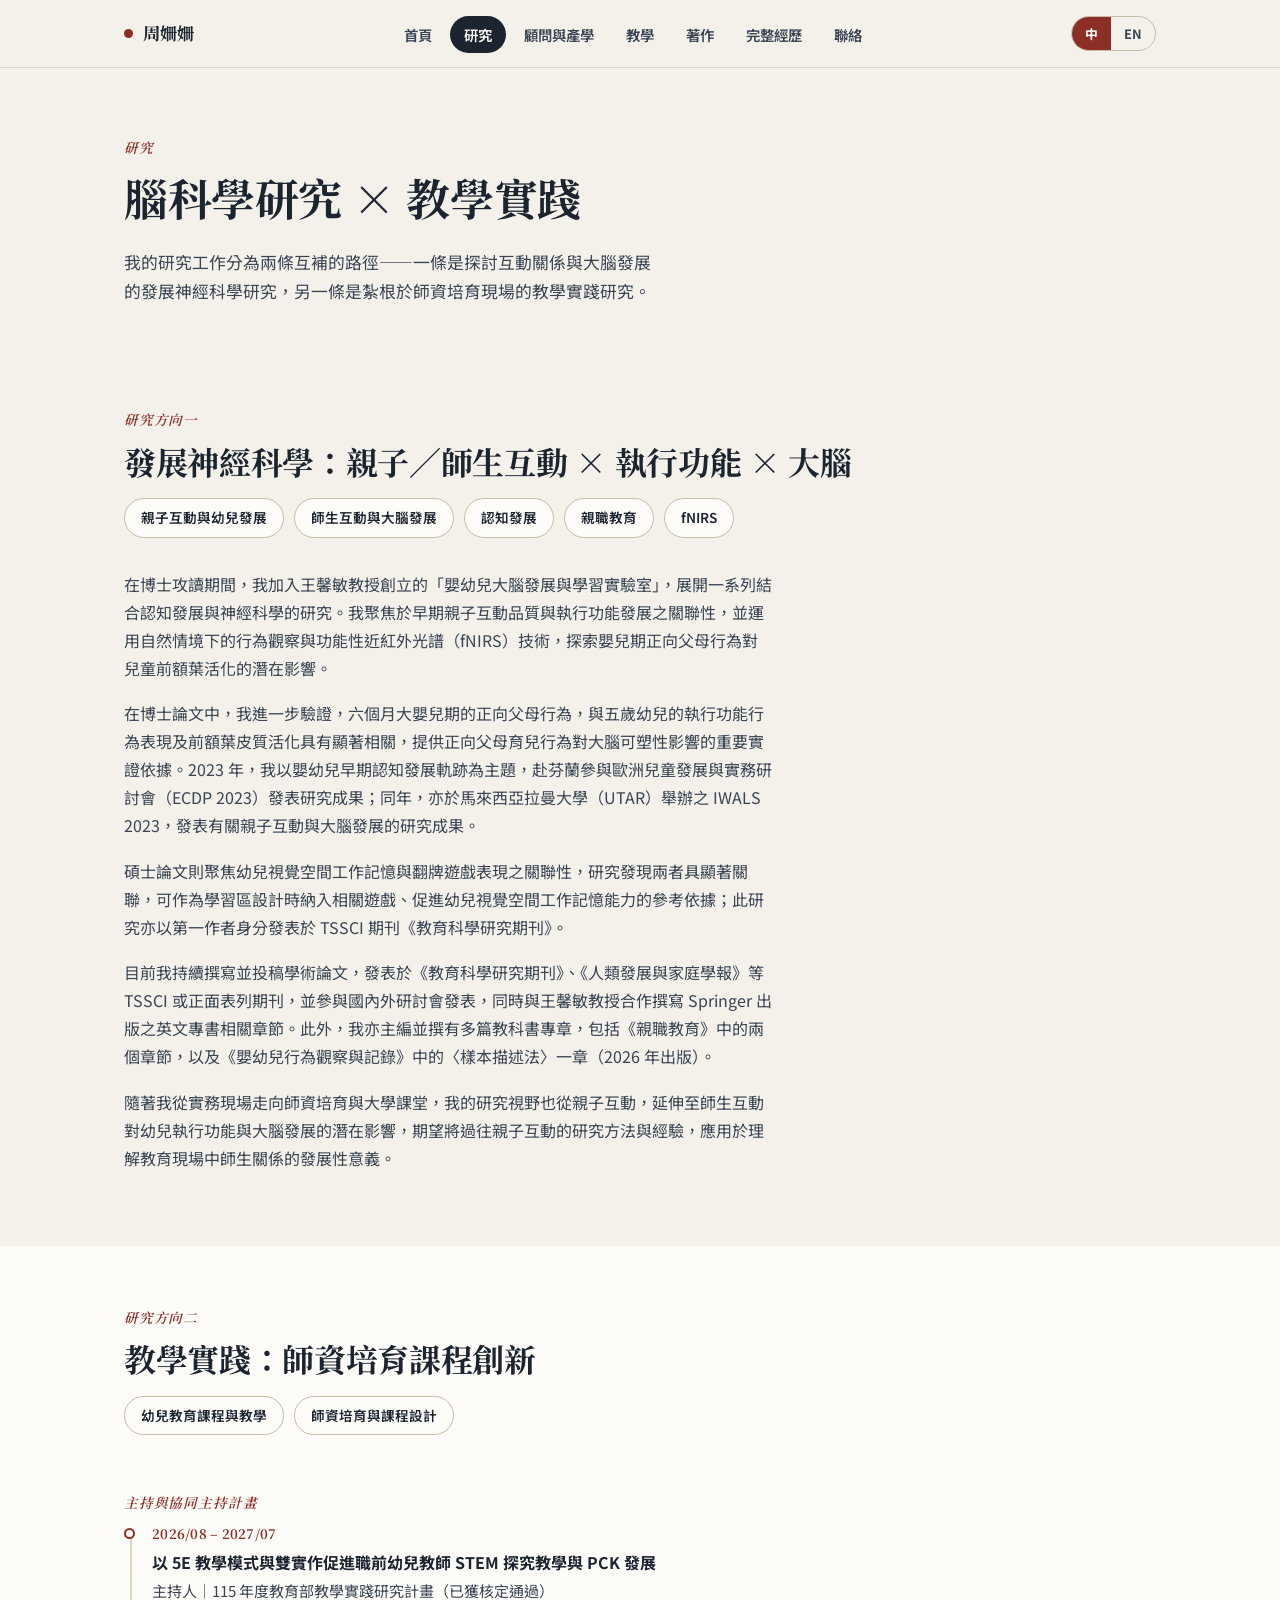
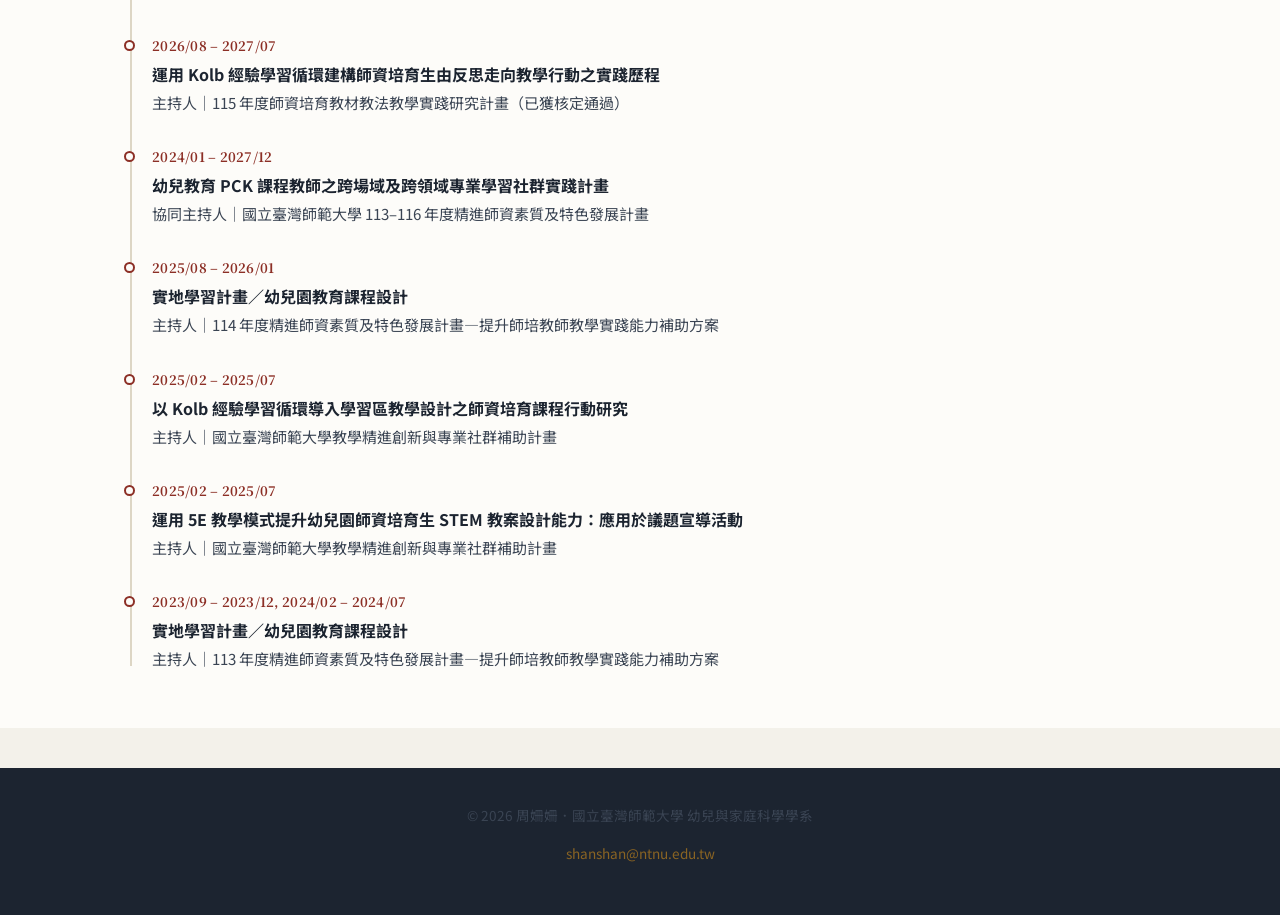
<file: research.html>
<!DOCTYPE html>
<html lang="zh-Hant" data-lang="zh">
<head>
<meta charset="UTF-8">
<meta name="viewport" content="width=device-width, initial-scale=1.0">
<title>研究｜周姍姍 Shan-Shan Chou</title>
<meta name="description" content="周姍姍的研究聚焦親子與師生互動、執行功能與大腦發展（fNIRS），涵蓋博士與碩士研究、主持之研究計畫與國際發表。">
<link rel="icon" href="data:image/svg+xml,%3Csvg xmlns='http://www.w3.org/2000/svg' viewBox='0 0 100 100'%3E%3Ctext y='.9em' font-size='90'%3E%F0%9F%8C%B1%3C/text%3E%3C/svg%3E">
<link rel="preconnect" href="https://fonts.googleapis.com">
<link rel="preconnect" href="https://fonts.gstatic.com" crossorigin>
<link href="https://fonts.googleapis.com/css2?family=Noto+Sans+TC:wght@400;500;600;700&family=Noto+Serif+TC:wght@600;700&display=swap" rel="stylesheet">
<link rel="stylesheet" href="assets/css/style.css?v=5">
</head>
<body>

<header class="site-header">
  <nav class="nav">
    <a href="index.html" class="brand"><span class="dot"></span><span data-zh>周姍姍</span><span data-en>Shan-Shan Chou</span></a>
    <ul class="nav-links">
      <li><a href="index.html"><span data-zh>首頁</span><span data-en>Home</span></a></li>
      <li><a href="research.html" class="active"><span data-zh>研究</span><span data-en>Research</span></a></li>
      <li><a href="consulting.html"><span data-zh>顧問與產學</span><span data-en>Advisory</span></a></li>
      <li><a href="teaching.html"><span data-zh>教學</span><span data-en>Teaching</span></a></li>
      <li><a href="publications.html"><span data-zh>著作</span><span data-en>Publications</span></a></li>
      <li><a href="cv.html"><span data-zh>完整經歷</span><span data-en>CV</span></a></li>
      <li><a href="contact.html"><span data-zh>聯絡</span><span data-en>Contact</span></a></li>
    </ul>
    <div class="nav-right">
      <div class="lang-toggle">
        <button data-lang="zh">中</button>
        <button data-lang="en">EN</button>
      </div>
      <button class="nav-toggle" aria-label="Menu"><span></span><span></span><span></span></button>
    </div>
  </nav>
</header>

<main>

  <section class="hero" style="padding-bottom: 24px;">
    <div class="container">
      <span class="eyebrow"><span data-zh>研究</span><span data-en>Research</span></span>
      <h1><span data-zh>腦科學研究 × 教學實踐</span><span data-en>Brain Science Research × Teaching Practice</span></h1>
      <p class="hero-tagline">
        <span data-zh>我的研究工作分為兩條互補的路徑——一條是探討互動關係與大腦發展的發展神經科學研究，另一條是紮根於師資培育現場的教學實踐研究。</span>
        <span data-en>My work runs along two complementary tracks — developmental neuroscience research on interaction and brain development, and teaching-practice research grounded in teacher education.</span>
      </p>
    </div>
  </section>

  <section>
    <div class="container">
      <div class="section-head section-head-wide">
        <span class="eyebrow"><span data-zh>研究方向一</span><span data-en>Research Track 1</span></span>
        <h2 class="oneline"><span data-zh>發展神經科學：親子／師生互動 × 執行功能 × 大腦</span><span data-en>Developmental Neuroscience: Parent-Child／Teacher-Student Interaction × Executive Function × Brain</span></h2>
        <div class="tags">
          <span class="tag" data-zh>親子互動與幼兒發展</span><span class="tag" data-en>Parent-Child Interaction &amp; Child Development</span>
          <span class="tag" data-zh>師生互動與大腦發展</span><span class="tag" data-en>Teacher-Student Interaction &amp; Brain Development</span>
          <span class="tag" data-zh>認知發展</span><span class="tag" data-en>Cognitive Development</span>
          <span class="tag" data-zh>親職教育</span><span class="tag" data-en>Parenting Education</span>
          <span class="tag" data-zh>fNIRS</span><span class="tag" data-en>fNIRS</span>
        </div>
      </div>
      <div class="prose">
        <p data-zh>在博士攻讀期間，我加入王馨敏教授創立的「嬰幼兒大腦發展與學習實驗室」，展開一系列結合認知發展與神經科學的研究。我聚焦於早期親子互動品質與執行功能發展之關聯性，並運用自然情境下的行為觀察與功能性近紅外光譜（fNIRS）技術，探索嬰兒期正向父母行為對兒童前額葉活化的潛在影響。</p>
        <p data-en>During my doctoral studies, I joined the Infant Brain Development and Learning Lab founded by Professor Hsin-Min Wang, pursuing a research program that bridges cognitive development and neuroscience. My work focuses on the relationship between early parent-child interaction quality and executive function development, combining naturalistic behavioral observation with functional near-infrared spectroscopy (fNIRS) to examine how positive parental behavior in infancy may shape children's prefrontal cortex activation.</p>

        <p data-zh>在博士論文中，我進一步驗證，六個月大嬰兒期的正向父母行為，與五歲幼兒的執行功能行為表現及前額葉皮質活化具有顯著相關，提供正向父母育兒行為對大腦可塑性影響的重要實證依據。2023 年，我以嬰幼兒早期認知發展軌跡為主題，赴芬蘭參與歐洲兒童發展與實務研討會（ECDP 2023）發表研究成果；同年，亦於馬來西亞拉曼大學（UTAR）舉辦之 IWALS 2023，發表有關親子互動與大腦發展的研究成果。</p>
        <p data-en>My dissertation demonstrated that positive parental behavior at six months of age is significantly associated with executive function performance and prefrontal cortex activation in five-year-olds — providing empirical evidence for how positive parenting shapes brain plasticity. In 2023, I presented findings on early cognitive-development trajectories at the European Conference on Developmental Psychology (ECDP 2023) in Finland, and shared research on parent-child interaction and brain development at IWALS 2023, hosted by Universiti Tunku Abdul Rahman (UTAR), Malaysia.</p>

        <p data-zh>碩士論文則聚焦幼兒視覺空間工作記憶與翻牌遊戲表現之關聯性，研究發現兩者具顯著關聯，可作為學習區設計時納入相關遊戲、促進幼兒視覺空間工作記憶能力的參考依據；此研究亦以第一作者身分發表於 TSSCI 期刊《教育科學研究期刊》。</p>
        <p data-en>My master's thesis examined the relationship between preschoolers' visuospatial working memory and their performance in a card-matching game, finding a significant association — offering a practical reference for incorporating such games into learning-center design. This work was published, as first author, in the TSSCI-indexed Journal of Research in Education Sciences.</p>

        <p data-zh>目前我持續撰寫並投稿學術論文，發表於《教育科學研究期刊》、《人類發展與家庭學報》等 TSSCI 或正面表列期刊，並參與國內外研討會發表，同時與王馨敏教授合作撰寫 Springer 出版之英文專書相關章節。此外，我亦主編並撰有多篇教科書專章，包括《親職教育》中的兩個章節，以及《嬰幼兒行為觀察與記錄》中的〈樣本描述法〉一章（2026 年出版）。</p>
        <p data-en>I continue to write and submit academic papers to TSSCI and other indexed journals, present at conferences in Taiwan and abroad, and collaborate with Professor Wang on a chapter for an upcoming Springer volume. I have also edited and authored several textbook chapters, including two chapters in <em>Parenting Education</em> and the "Specimen Description Method" chapter in <em>Observing and Recording Infant &amp; Toddler Behavior</em> (published 2026).</p>

        <p data-zh>隨著我從實務現場走向師資培育與大學課堂，我的研究視野也從親子互動，延伸至師生互動對幼兒執行功能與大腦發展的潛在影響，期望將過往親子互動的研究方法與經驗，應用於理解教育現場中師生關係的發展性意義。</p>
        <p data-en>As my work has moved from the classroom into teacher education and higher education, my research lens has broadened from parent-child interaction to also encompass teacher-student interaction and its potential influence on children's executive function and brain development — extending the methods and insights from my earlier work to understand the developmental significance of teacher-student relationships.</p>
      </div>
    </div>
  </section>

  <section class="alt">
    <div class="container">
      <div class="section-head">
        <span class="eyebrow"><span data-zh>研究方向二</span><span data-en>Research Track 2</span></span>
        <h2><span data-zh>教學實踐：師資培育課程創新</span><span data-en>Teaching Practice: Innovation in Teacher Education Curriculum</span></h2>
        <div class="tags">
          <span class="tag" data-zh>幼兒教育課程與教學</span><span class="tag" data-en>Early Childhood Curriculum &amp; Instruction</span>
          <span class="tag" data-zh>師資培育與課程設計</span><span class="tag" data-en>Teacher Education &amp; Curriculum Design</span>
        </div>
      </div>
      <p class="eyebrow" style="margin-top: 1.5rem;"><span data-zh>主持與協同主持計畫</span><span data-en>Principal &amp; Co-Investigator Projects</span></p>
      <div class="timeline">

        <div class="tl-item">
          <div class="tl-date">2026/08 – 2027/07</div>
          <div class="tl-title"><span data-zh>以 5E 教學模式與雙實作促進職前幼兒教師 STEM 探究教學與 PCK 發展</span><span data-en>Using the 5E Model and Dual Hands-On Practice to Advance Preservice Preschool Teachers' STEM Inquiry Teaching &amp; PCK Development</span></div>
          <div class="tl-sub">
            <span data-zh>主持人｜115 年度教育部教學實踐研究計畫（已獲核定通過）</span>
            <span data-en>Principal Investigator｜MOE Teaching Practice Research Project 2026–2027 (Funded)</span>
          </div>
        </div>

        <div class="tl-item">
          <div class="tl-date">2026/08 – 2027/07</div>
          <div class="tl-title"><span data-zh>運用 Kolb 經驗學習循環建構師資培育生由反思走向教學行動之實踐歷程</span><span data-en>Building Preservice Teachers' Path from Reflection to Instructional Action through Kolb's Experiential Learning Cycle</span></div>
          <div class="tl-sub">
            <span data-zh>主持人｜115 年度師資培育教材教法教學實踐研究計畫（已獲核定通過）</span>
            <span data-en>Principal Investigator｜MOE Teacher-Education Materials &amp; Methods Teaching Practice Research Project 2026–2027 (Funded)</span>
          </div>
        </div>

        <div class="tl-item">
          <div class="tl-date">2024/01 – 2027/12</div>
          <div class="tl-title"><span data-zh>幼兒教育 PCK 課程教師之跨場域及跨領域專業學習社群實踐計畫</span><span data-en>Cross-Field &amp; Cross-Disciplinary PLC Practice Project for Early Childhood PCK Instructors</span></div>
          <div class="tl-sub">
            <span data-zh>協同主持人｜國立臺灣師範大學 113–116 年度精進師資素質及特色發展計畫</span>
            <span data-en>Co-Investigator｜NTNU Teacher-Quality &amp; Program-Development Initiative (2024–2027)</span>
          </div>
        </div>

        <div class="tl-item">
          <div class="tl-date">2025/08 – 2026/01</div>
          <div class="tl-title"><span data-zh>實地學習計畫／幼兒園教育課程設計</span><span data-en>Field-Based Learning Project / Preschool Curriculum Design</span></div>
          <div class="tl-sub">
            <span data-zh>主持人｜114 年度精進師資素質及特色發展計畫—提升師培教師教學實踐能力補助方案</span>
            <span data-en>Principal Investigator｜NTNU Teaching-Practice Enhancement Grant (2025–2026)</span>
          </div>
        </div>

        <div class="tl-item">
          <div class="tl-date">2025/02 – 2025/07</div>
          <div class="tl-title"><span data-zh>以 Kolb 經驗學習循環導入學習區教學設計之師資培育課程行動研究</span><span data-en>Action Research: Introducing Kolb's Experiential Learning Cycle into Learning-Center Instructional Design</span></div>
          <div class="tl-sub">
            <span data-zh>主持人｜國立臺灣師範大學教學精進創新與專業社群補助計畫</span>
            <span data-en>Principal Investigator｜NTNU Teaching Innovation &amp; Learning Community Grant</span>
          </div>
        </div>

        <div class="tl-item">
          <div class="tl-date">2025/02 – 2025/07</div>
          <div class="tl-title"><span data-zh>運用 5E 教學模式提升幼兒園師資培育生 STEM 教案設計能力：應用於議題宣導活動</span><span data-en>Using the 5E Model to Build Preservice Teachers' STEM Lesson-Design Skills: An Application to Awareness Campaigns</span></div>
          <div class="tl-sub">
            <span data-zh>主持人｜國立臺灣師範大學教學精進創新與專業社群補助計畫</span>
            <span data-en>Principal Investigator｜NTNU Teaching Innovation &amp; Learning Community Grant</span>
          </div>
        </div>

        <div class="tl-item">
          <div class="tl-date">2023/09 – 2023/12, 2024/02 – 2024/07</div>
          <div class="tl-title"><span data-zh>實地學習計畫／幼兒園教育課程設計</span><span data-en>Field-Based Learning Project / Preschool Curriculum Design</span></div>
          <div class="tl-sub">
            <span data-zh>主持人｜113 年度精進師資素質及特色發展計畫—提升師培教師教學實踐能力補助方案</span>
            <span data-en>Principal Investigator｜NTNU Teaching-Practice Enhancement Grant (2023–2024)</span>
          </div>
        </div>

      </div>
    </div>
  </section>

</main>

<footer class="site-footer">
  <div class="container">
    <p><span data-zh>© 2026 周姍姍．國立臺灣師範大學 幼兒與家庭科學學系</span><span data-en>© 2026 Shan-Shan Chou · Dept. of Human Development &amp; Family Studies, NTNU</span></p>
    <p><a href="mailto:shanshan@ntnu.edu.tw">shanshan@ntnu.edu.tw</a></p>
  </div>
</footer>

<script src="assets/js/main.js?v=2"></script>
</body>
</html>
</file>
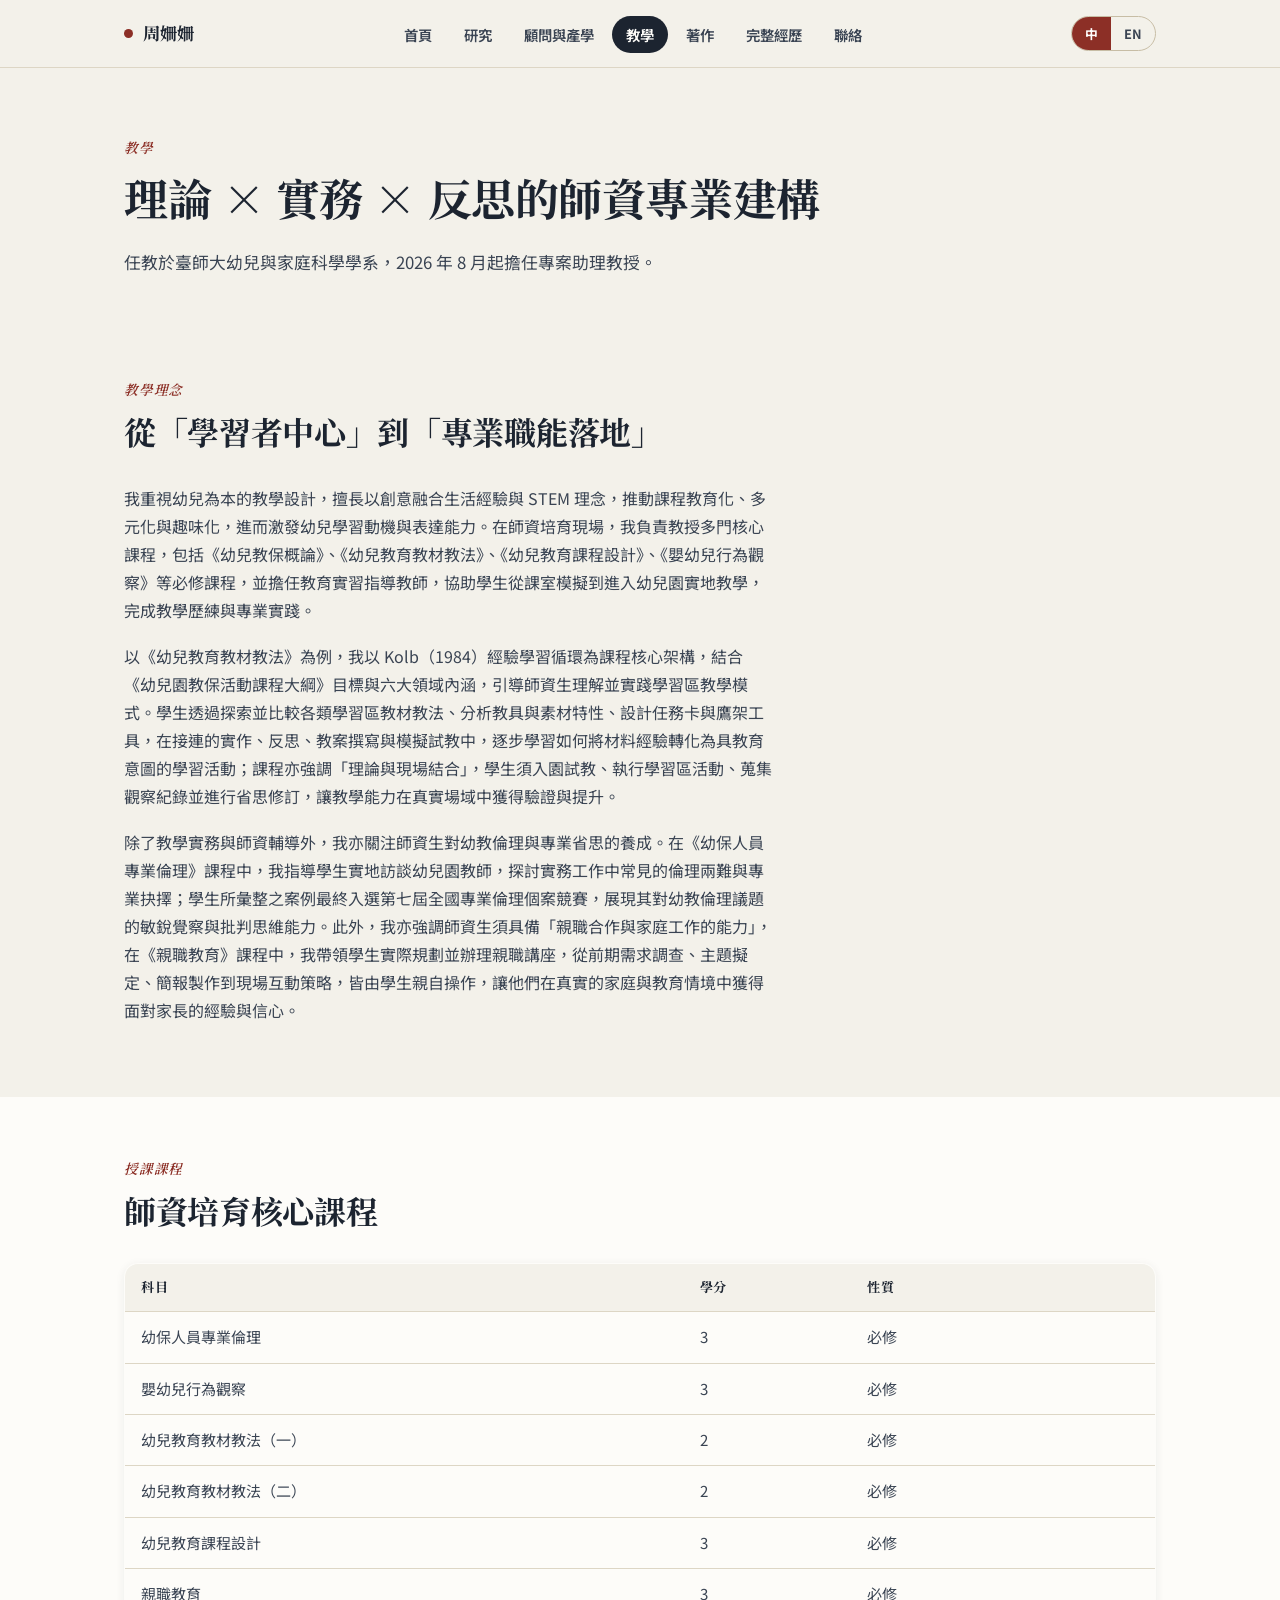
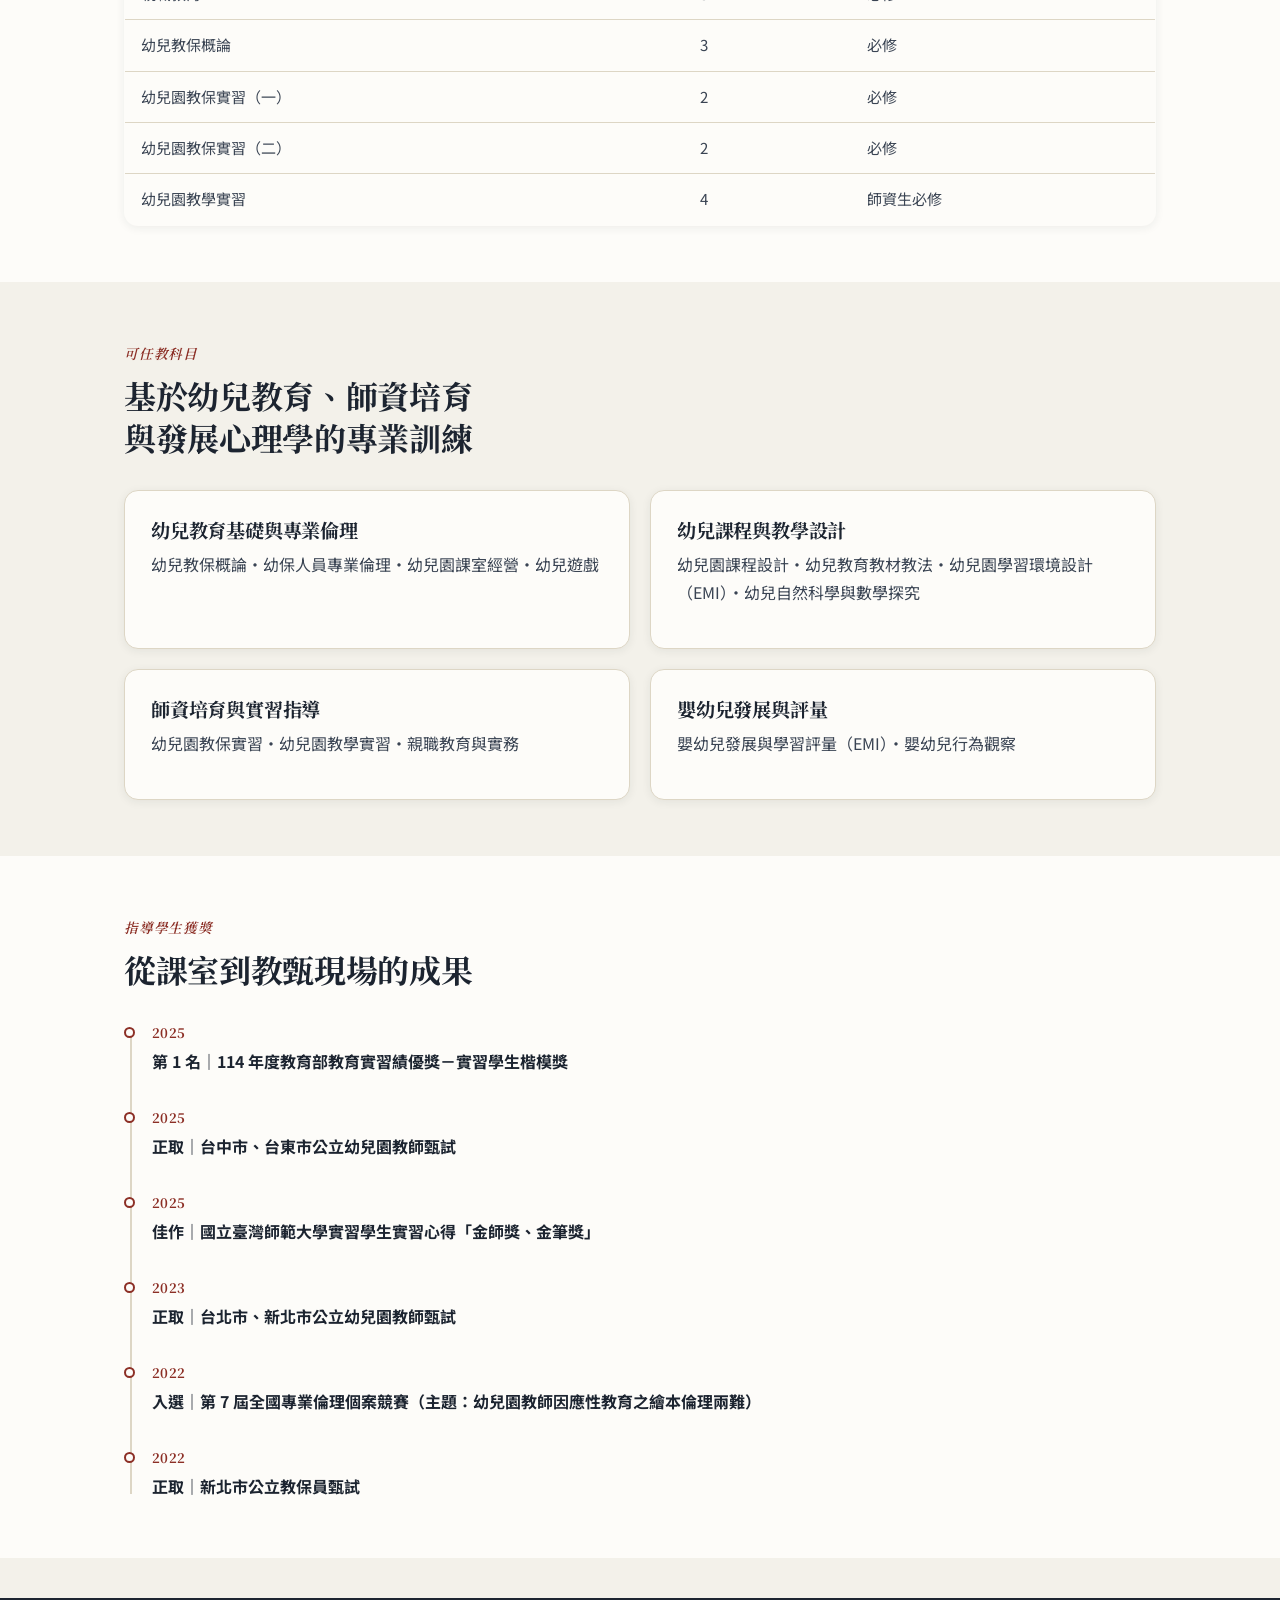
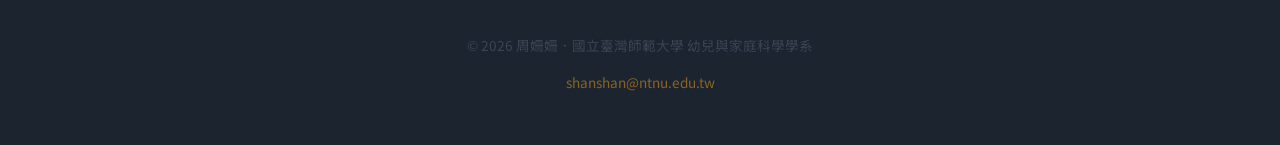
<file: teaching.html>
<!DOCTYPE html>
<html lang="zh-Hant" data-lang="zh">
<head>
<meta charset="UTF-8">
<meta name="viewport" content="width=device-width, initial-scale=1.0">
<title>教學｜周姍姍 Shan-Shan Chou</title>
<meta name="description" content="周姍姍於國立臺灣師範大學任教之核心課程、教學理念與指導學生獲獎成果。">
<link rel="icon" href="data:image/svg+xml,%3Csvg xmlns='http://www.w3.org/2000/svg' viewBox='0 0 100 100'%3E%3Ctext y='.9em' font-size='90'%3E%F0%9F%8C%B1%3C/text%3E%3C/svg%3E">
<link rel="preconnect" href="https://fonts.googleapis.com">
<link rel="preconnect" href="https://fonts.gstatic.com" crossorigin>
<link href="https://fonts.googleapis.com/css2?family=Noto+Sans+TC:wght@400;500;600;700&family=Noto+Serif+TC:wght@600;700&display=swap" rel="stylesheet">
<link rel="stylesheet" href="assets/css/style.css?v=5">
</head>
<body>

<header class="site-header">
  <nav class="nav">
    <a href="index.html" class="brand"><span class="dot"></span><span data-zh>周姍姍</span><span data-en>Shan-Shan Chou</span></a>
    <ul class="nav-links">
      <li><a href="index.html"><span data-zh>首頁</span><span data-en>Home</span></a></li>
      <li><a href="research.html"><span data-zh>研究</span><span data-en>Research</span></a></li>
      <li><a href="consulting.html"><span data-zh>顧問與產學</span><span data-en>Advisory</span></a></li>
      <li><a href="teaching.html" class="active"><span data-zh>教學</span><span data-en>Teaching</span></a></li>
      <li><a href="publications.html"><span data-zh>著作</span><span data-en>Publications</span></a></li>
      <li><a href="cv.html"><span data-zh>完整經歷</span><span data-en>CV</span></a></li>
      <li><a href="contact.html"><span data-zh>聯絡</span><span data-en>Contact</span></a></li>
    </ul>
    <div class="nav-right">
      <div class="lang-toggle">
        <button data-lang="zh">中</button>
        <button data-lang="en">EN</button>
      </div>
      <button class="nav-toggle" aria-label="Menu"><span></span><span></span><span></span></button>
    </div>
  </nav>
</header>

<main>

  <section class="hero" style="padding-bottom: 24px;">
    <div class="container">
      <span class="eyebrow"><span data-zh>教學</span><span data-en>Teaching</span></span>
      <h1><span data-zh>理論 × 實務 × 反思的師資專業建構</span><span data-en>Building Professional Competence through Theory × Practice × Reflection</span></h1>
      <p class="hero-tagline">
        <span data-zh>任教於臺師大幼兒與家庭科學學系，2026 年 8 月起擔任專案助理教授。</span>
        <span data-en>Teaching at NTNU's Department of Human Development &amp; Family Studies; Project Assistant Professor since August 2026.</span>
      </p>
    </div>
  </section>

  <section>
    <div class="container">
      <div class="section-head">
        <span class="eyebrow"><span data-zh>教學理念</span><span data-en>Teaching Philosophy</span></span>
        <h2><span data-zh>從「學習者中心」到「專業職能落地」</span><span data-en>From Learner-Centered Design to Professional Competence</span></h2>
      </div>
      <div class="prose">
        <p data-zh>我重視幼兒為本的教學設計，擅長以創意融合生活經驗與 STEM 理念，推動課程教育化、多元化與趣味化，進而激發幼兒學習動機與表達能力。在師資培育現場，我負責教授多門核心課程，包括《幼兒教保概論》、《幼兒教育教材教法》、《幼兒教育課程設計》、《嬰幼兒行為觀察》等必修課程，並擔任教育實習指導教師，協助學生從課室模擬到進入幼兒園實地教學，完成教學歷練與專業實踐。</p>
        <p data-en>I center curriculum design on the child, weaving lived experience and STEM thinking into playful, multidisciplinary lessons that spark children's motivation and expression. I teach several core courses in the teacher-education program — including Introduction to Early Childhood Care and Education, Materials and Methods for Early Childhood Education, Early Childhood Curriculum Design, and Infant &amp; Toddler Behavior Observation — and I supervise student teachers as they move from classroom simulation into real preschool practicum.</p>

        <p data-zh>以《幼兒教育教材教法》為例，我以 Kolb（1984）經驗學習循環為課程核心架構，結合《幼兒園教保活動課程大綱》目標與六大領域內涵，引導師資生理解並實踐學習區教學模式。學生透過探索並比較各類學習區教材教法、分析教具與素材特性、設計任務卡與鷹架工具，在接連的實作、反思、教案撰寫與模擬試教中，逐步學習如何將材料經驗轉化為具教育意圖的學習活動；課程亦強調「理論與現場結合」，學生須入園試教、執行學習區活動、蒐集觀察紀錄並進行省思修訂，讓教學能力在真實場域中獲得驗證與提升。</p>
        <p data-en>In Materials and Methods for Early Childhood Education, I use Kolb's (1984) experiential learning cycle as the course backbone, aligned with Taiwan's Preschool Curriculum Guidelines and its six learning domains, to guide preservice teachers through learning-center pedagogy. Students compare materials and methods across learning centers, analyze teaching aids, design task cards and scaffolding tools, and cycle through hands-on practice, reflection, lesson planning, and mock teaching. The course insists on connecting theory with the field: students teach in real preschools, run learning-center activities, collect observation records, and revise their practice based on reflection.</p>

        <p data-zh>除了教學實務與師資輔導外，我亦關注師資生對幼教倫理與專業省思的養成。在《幼保人員專業倫理》課程中，我指導學生實地訪談幼兒園教師，探討實務工作中常見的倫理兩難與專業抉擇；學生所彙整之案例最終入選第七屆全國專業倫理個案競賽，展現其對幼教倫理議題的敏銳覺察與批判思維能力。此外，我亦強調師資生須具備「親職合作與家庭工作的能力」，在《親職教育》課程中，我帶領學生實際規劃並辦理親職講座，從前期需求調查、主題擬定、簡報製作到現場互動策略，皆由學生親自操作，讓他們在真實的家庭與教育情境中獲得面對家長的經驗與信心。</p>
        <p data-en>Beyond teaching practice and mentoring, I care deeply about cultivating professional ethics and reflection in preservice teachers. In Professional Ethics for Early Childhood Educators, I guide students through field interviews with practicing teachers to surface real ethical dilemmas; a case package my students compiled was selected for the 7th National Professional Ethics Case Competition. In Parenting Education, students plan and run an entire parenting workshop themselves — from needs assessment to slide design to live facilitation — building genuine confidence in working with families.</p>
      </div>
    </div>
  </section>

  <section class="alt">
    <div class="container">
      <div class="section-head">
        <span class="eyebrow"><span data-zh>授課課程</span><span data-en>Courses Taught</span></span>
        <h2><span data-zh>師資培育核心課程</span><span data-en>Core Teacher-Education Courses</span></h2>
      </div>
      <table>
        <thead>
          <tr>
            <th><span data-zh>科目</span><span data-en>Course</span></th>
            <th><span data-zh>學分</span><span data-en>Credits</span></th>
            <th><span data-zh>性質</span><span data-en>Type</span></th>
          </tr>
        </thead>
        <tbody>
          <tr><td><span data-zh>幼保人員專業倫理</span><span data-en>Professional Ethics for Early Childhood Educators</span></td><td>3</td><td><span data-zh>必修</span><span data-en>Required</span></td></tr>
          <tr><td><span data-zh>嬰幼兒行為觀察</span><span data-en>Infant &amp; Toddler Behavior Observation</span></td><td>3</td><td><span data-zh>必修</span><span data-en>Required</span></td></tr>
          <tr><td><span data-zh>幼兒教育教材教法（一）</span><span data-en>Materials &amp; Methods in ECE (I)</span></td><td>2</td><td><span data-zh>必修</span><span data-en>Required</span></td></tr>
          <tr><td><span data-zh>幼兒教育教材教法（二）</span><span data-en>Materials &amp; Methods in ECE (II)</span></td><td>2</td><td><span data-zh>必修</span><span data-en>Required</span></td></tr>
          <tr><td><span data-zh>幼兒教育課程設計</span><span data-en>Early Childhood Curriculum Design</span></td><td>3</td><td><span data-zh>必修</span><span data-en>Required</span></td></tr>
          <tr><td><span data-zh>親職教育</span><span data-en>Parenting Education</span></td><td>3</td><td><span data-zh>必修</span><span data-en>Required</span></td></tr>
          <tr><td><span data-zh>幼兒教保概論</span><span data-en>Introduction to Early Childhood Care &amp; Education</span></td><td>3</td><td><span data-zh>必修</span><span data-en>Required</span></td></tr>
          <tr><td><span data-zh>幼兒園教保實習（一）</span><span data-en>Preschool Practicum (I)</span></td><td>2</td><td><span data-zh>必修</span><span data-en>Required</span></td></tr>
          <tr><td><span data-zh>幼兒園教保實習（二）</span><span data-en>Preschool Practicum (II)</span></td><td>2</td><td><span data-zh>必修</span><span data-en>Required</span></td></tr>
          <tr><td><span data-zh>幼兒園教學實習</span><span data-en>Preschool Teaching Practicum</span></td><td>4</td><td><span data-zh>師資生必修</span><span data-en>Required (Teacher-track)</span></td></tr>
        </tbody>
      </table>
    </div>
  </section>

  <section>
    <div class="container">
      <div class="section-head">
        <span class="eyebrow"><span data-zh>可任教科目</span><span data-en>Additional Teaching Competencies</span></span>
        <h2><span data-zh>基於幼兒教育、師資培育與發展心理學的專業訓練</span><span data-en>Grounded in Early Childhood Education, Teacher Training &amp; Developmental Psychology</span></h2>
      </div>
      <div class="grid grid-2">
        <div class="card">
          <h3><span data-zh>幼兒教育基礎與專業倫理</span><span data-en>ECE Foundations &amp; Professional Ethics</span></h3>
          <p><span data-zh>幼兒教保概論・幼保人員專業倫理・幼兒園課室經營・幼兒遊戲</span><span data-en>ECE Overview · Professional Ethics · Classroom Management · Children's Play</span></p>
        </div>
        <div class="card">
          <h3><span data-zh>幼兒課程與教學設計</span><span data-en>ECE Curriculum &amp; Instructional Design</span></h3>
          <p><span data-zh>幼兒園課程設計・幼兒教育教材教法・幼兒園學習環境設計（EMI）・幼兒自然科學與數學探究</span><span data-en>Curriculum Design · Materials &amp; Methods · Learning-Environment Design (EMI) · Science &amp; Math Inquiry</span></p>
        </div>
        <div class="card">
          <h3><span data-zh>師資培育與實習指導</span><span data-en>Teacher Training &amp; Practicum Supervision</span></h3>
          <p><span data-zh>幼兒園教保實習・幼兒園教學實習・親職教育與實務</span><span data-en>Preschool Practicum · Teaching Practicum · Parenting Education in Practice</span></p>
        </div>
        <div class="card">
          <h3><span data-zh>嬰幼兒發展與評量</span><span data-en>Infant &amp; Toddler Development &amp; Assessment</span></h3>
          <p><span data-zh>嬰幼兒發展與學習評量（EMI）・嬰幼兒行為觀察</span><span data-en>Development &amp; Learning Assessment (EMI) · Behavior Observation</span></p>
        </div>
      </div>
    </div>
  </section>

  <section class="alt">
    <div class="container">
      <div class="section-head">
        <span class="eyebrow"><span data-zh>指導學生獲獎</span><span data-en>Student Achievements</span></span>
        <h2><span data-zh>從課室到教甄現場的成果</span><span data-en>From the Classroom to Teacher-Certification Exams</span></h2>
      </div>
      <div class="timeline">
        <div class="tl-item">
          <div class="tl-date">2025</div>
          <div class="tl-title"><span data-zh>第 1 名｜114 年度教育部教育實習績優獎－實習學生楷模獎</span><span data-en>1st Place — MOE Outstanding Student-Teacher Award (2025)</span></div>
        </div>
        <div class="tl-item">
          <div class="tl-date">2025</div>
          <div class="tl-title"><span data-zh>正取｜台中市、台東市公立幼兒園教師甄試</span><span data-en>Passed — Public Kindergarten Teacher Exams, Taichung &amp; Taitung</span></div>
        </div>
        <div class="tl-item">
          <div class="tl-date">2025</div>
          <div class="tl-title"><span data-zh>佳作｜國立臺灣師範大學實習學生實習心得「金師獎、金筆獎」</span><span data-en>Honorable Mention — NTNU Student-Teaching Reflection Award</span></div>
        </div>
        <div class="tl-item">
          <div class="tl-date">2023</div>
          <div class="tl-title"><span data-zh>正取｜台北市、新北市公立幼兒園教師甄試</span><span data-en>Passed — Public Kindergarten Teacher Exams, Taipei &amp; New Taipei</span></div>
        </div>
        <div class="tl-item">
          <div class="tl-date">2022</div>
          <div class="tl-title"><span data-zh>入選｜第 7 屆全國專業倫理個案競賽（主題：幼兒園教師因應性教育之繪本倫理兩難）</span><span data-en>Selected — 7th National Professional Ethics Case Competition (Topic: Ethical Dilemmas in Sex-Education Picture Books)</span></div>
        </div>
        <div class="tl-item">
          <div class="tl-date">2022</div>
          <div class="tl-title"><span data-zh>正取｜新北市公立教保員甄試</span><span data-en>Passed — Public Childcare Worker Exam, New Taipei</span></div>
        </div>
      </div>
    </div>
  </section>

</main>

<footer class="site-footer">
  <div class="container">
    <p><span data-zh>© 2026 周姍姍．國立臺灣師範大學 幼兒與家庭科學學系</span><span data-en>© 2026 Shan-Shan Chou · Dept. of Human Development &amp; Family Studies, NTNU</span></p>
    <p><a href="mailto:shanshan@ntnu.edu.tw">shanshan@ntnu.edu.tw</a></p>
  </div>
</footer>

<script src="assets/js/main.js?v=2"></script>
</body>
</html>
</file>
<file: assets/css/style.css>
/* ============================================
   周姍姍 Shan-Shan Chou — Academic Site
   Palette echoes the author's existing "研究產出
   與升等追蹤儀表板" artifact: warm paper tones,
   garnet / brass / pine accents, serif display type.
   ============================================ */

:root{
  --ink: #1c2430;
  --ink-soft: #3a4453;
  --paper: #f3f1ea;
  --paper-raised: #fdfcf9;
  --rule: #ddd6c5;
  --rule-strong: #c7bda5;
  --garnet: #8c2f26;
  --garnet-soft: #f3e2df;
  --brass: #8a6423;
  --brass-soft: #f0e6d2;
  --pine: #47654f;
  --pine-soft: #e2ebe3;
  --slate: #5a6472;
  --white: #FFFFFF;

  --font-display: "Noto Serif TC", ui-serif, "Iowan Old Style", "Palatino Linotype", Palatino, Georgia, serif;
  --font-body: "Noto Sans TC", -apple-system, BlinkMacSystemFont, "PingFang TC", "Microsoft JhengHei", "Segoe UI", sans-serif;

  --radius: 10px;
  --radius-lg: 14px;
  --shadow: 0 10px 30px rgba(28, 36, 48, 0.09);
  --shadow-sm: 0 2px 10px rgba(28, 36, 48, 0.07);
  --max: 1080px;
}

@media (prefers-color-scheme: dark){
  :root{
    --ink: #eae6db;
    --ink-soft: #c3bdae;
    --paper: #14171c;
    --paper-raised: #1b1f26;
    --rule: #333a45;
    --rule-strong: #454e5c;
    --garnet: #e08a7d;
    --garnet-soft: #3a2321;
    --brass: #d9b567;
    --brass-soft: #362c17;
    --pine: #93b79c;
    --pine-soft: #1f2c22;
    --slate: #9aa4b2;
    --white: #1b1f26;
  }
}

*, *::before, *::after{ box-sizing: border-box; }

html{ scroll-behavior: smooth; }

body{
  margin: 0;
  background: var(--paper);
  color: var(--ink-soft);
  font-family: var(--font-body);
  line-height: 1.75;
  -webkit-font-smoothing: antialiased;
}

img{ max-width: 100%; display: block; }

a{ color: var(--garnet); text-decoration: none; }
a:hover{ color: var(--brass); }

h1, h2, h3, h4{
  font-family: var(--font-display);
  color: var(--ink);
  line-height: 1.32;
  margin: 0 0 0.5em;
  font-weight: 700;
  letter-spacing: -0.01em;
}

h1{ font-size: clamp(2rem, 4vw, 2.75rem); }
h2{ font-size: clamp(1.5rem, 3vw, 2rem); }
h3{ font-size: 1.2rem; }

p{ margin: 0 0 1em; color: var(--ink-soft); }

.container{
  max-width: var(--max);
  margin: 0 auto;
  padding: 0 24px;
}

.eyebrow{
  display: inline-block;
  font-family: var(--font-display);
  font-style: italic;
  font-size: 0.85rem;
  letter-spacing: 0.06em;
  color: var(--garnet);
  font-weight: 600;
  margin-bottom: 0.6em;
}

/* ---------- Language toggle logic ---------- */
[data-en]{ display: none; }
html[data-lang="en"] [data-zh]{ display: none; }
html[data-lang="en"] [data-en]{ display: block; }
html[data-lang="en"] span[data-en],
html[data-lang="en"] a[data-en]{ display: inline; }
html[data-lang="zh"] span[data-zh],
html[data-lang="zh"] a[data-zh]{ display: inline; }
html[data-lang="en"] span[data-zh],
html[data-lang="en"] a[data-zh]{ display: none; }

/* ---------- Header / Nav ---------- */
.site-header{
  position: sticky;
  top: 0;
  z-index: 100;
  background: rgba(243, 241, 234, 0.9);
  backdrop-filter: blur(8px);
  border-bottom: 1px solid var(--rule);
}
@media (prefers-color-scheme: dark){
  .site-header{ background: rgba(20, 23, 28, 0.88); }
}

.nav{
  display: flex;
  align-items: center;
  justify-content: space-between;
  padding: 16px 24px;
  max-width: var(--max);
  margin: 0 auto;
  gap: 16px;
}

.brand{
  display: flex;
  align-items: center;
  gap: 10px;
  font-family: var(--font-display);
  font-weight: 700;
  color: var(--ink);
  font-size: 1.08rem;
  white-space: nowrap;
}
.brand:hover{ color: var(--ink); }
.brand .dot{
  width: 9px; height: 9px; border-radius: 50%;
  background: var(--garnet);
  flex-shrink: 0;
}

.nav-right{
  display: flex;
  align-items: center;
  gap: 12px;
  flex-shrink: 0;
}

.nav-links{
  display: flex;
  align-items: center;
  gap: 4px;
  list-style: none;
  margin: 0; padding: 0;
  flex-wrap: wrap;
}

.nav-links a{
  padding: 8px 14px;
  border-radius: 999px;
  font-size: 0.9rem;
  font-weight: 600;
  color: var(--ink-soft);
  white-space: nowrap;
}
.nav-links a:hover, .nav-links a.active{
  background: var(--ink);
  color: var(--paper-raised);
}

.lang-toggle{
  display: flex;
  border: 1px solid var(--rule-strong);
  border-radius: 999px;
  overflow: hidden;
  flex-shrink: 0;
}
.lang-toggle button{
  border: none;
  background: transparent;
  padding: 7px 13px;
  font-size: 0.8rem;
  font-weight: 700;
  cursor: pointer;
  color: var(--ink-soft);
  font-family: var(--font-body);
}
.lang-toggle button.active{
  background: var(--garnet);
  color: var(--white);
}

.nav-toggle{
  display: none;
  background: none;
  border: none;
  cursor: pointer;
  padding: 6px;
}
.nav-toggle span{
  display: block;
  width: 22px; height: 2px;
  background: var(--ink);
  margin: 5px 0;
  border-radius: 2px;
}

/* ---------- Hero ---------- */
.hero{ padding: 64px 0 56px; }
.hero-grid{
  display: grid;
  grid-template-columns: 220px 1fr;
  gap: 48px;
  align-items: center;
}
.hero-photo{
  width: 220px; height: 220px;
  border-radius: 50%;
  overflow: hidden;
  box-shadow: var(--shadow);
  border: 6px solid var(--paper-raised);
  outline: 2px solid var(--rule);
}
.hero-photo img{ width: 100%; height: 100%; object-fit: cover; object-position: center 15%; }

.hero-name{ margin-bottom: 0.15em; }
.hero-title{
  font-size: 1.05rem;
  color: var(--ink-soft);
  font-weight: 600;
  margin-bottom: 1em;
}
.hero-tagline{ font-size: 1.05rem; max-width: 60ch; }

.hero-actions{
  display: flex;
  gap: 12px;
  margin-top: 1.4em;
  flex-wrap: wrap;
}

.btn{
  display: inline-flex;
  align-items: center;
  gap: 8px;
  padding: 11px 22px;
  border-radius: 999px;
  font-weight: 700;
  font-size: 0.9rem;
  border: 1.5px solid var(--ink);
  cursor: pointer;
  font-family: var(--font-body);
}
.btn-primary{ background: var(--ink); color: var(--paper-raised); }
.btn-primary:hover{ background: var(--garnet); border-color: var(--garnet); color: var(--white); }
.btn-ghost{ background: transparent; color: var(--ink); }
.btn-ghost:hover{ background: var(--ink); color: var(--paper-raised); }

/* ---------- Sections ---------- */
section{ padding: 56px 0; }
section.alt{ background: var(--paper-raised); }
.section-head{ max-width: 70ch; margin-bottom: 2rem; }

.tags{ display: flex; flex-wrap: wrap; gap: 10px; margin: 1rem 0 0; }
.tag{
  background: var(--paper-raised);
  color: var(--ink);
  padding: 7px 16px;
  border-radius: 999px;
  font-size: 0.85rem;
  font-weight: 600;
  border: 1px solid var(--rule-strong);
}

/* ---------- Cards / grid ---------- */
.grid{ display: grid; gap: 20px; }
.grid-3{ grid-template-columns: repeat(3, 1fr); }
.grid-2{ grid-template-columns: repeat(2, 1fr); }

.card{
  background: var(--paper-raised);
  border: 1px solid var(--rule);
  border-radius: var(--radius-lg);
  padding: 26px;
  box-shadow: var(--shadow-sm);
}
.card h3{ margin-bottom: 0.4em; }
.card .icon{
  width: 42px; height: 42px;
  border-radius: 10px;
  background: var(--pine-soft);
  display: flex; align-items: center; justify-content: center;
  font-size: 1.25rem;
  margin-bottom: 14px;
}

.stat-row{
  display: grid;
  grid-template-columns: repeat(4, 1fr);
  gap: 16px;
  margin: 2rem 0;
}
.stat{
  text-align: center;
  background: var(--paper-raised);
  border: 1px solid var(--rule);
  border-radius: var(--radius-lg);
  padding: 20px 10px;
}
.stat .num{
  font-family: var(--font-display);
  font-size: 1.9rem;
  font-weight: 700;
  color: var(--garnet);
  display: block;
}
.stat .label{ font-size: 0.8rem; color: var(--ink-soft); font-weight: 600; }

/* ---------- Timeline ---------- */
.timeline{ position: relative; padding-left: 28px; }
.timeline::before{
  content: "";
  position: absolute; left: 6px; top: 6px; bottom: 6px;
  width: 2px; background: var(--rule);
}
.tl-item{ position: relative; padding-bottom: 30px; }
.tl-item:last-child{ padding-bottom: 0; }
.tl-item::before{
  content: "";
  position: absolute; left: -28px; top: 5px;
  width: 11px; height: 11px; border-radius: 50%;
  background: var(--paper-raised);
  border: 2.5px solid var(--garnet);
}
.tl-date{
  font-family: var(--font-display);
  font-size: 0.82rem; font-weight: 700; color: var(--garnet);
  letter-spacing: 0.02em;
  margin-bottom: 2px;
}
.tl-title{ font-weight: 700; color: var(--ink); margin-bottom: 2px; }
.tl-sub{ color: var(--ink-soft); font-size: 0.94rem; }

/* ---------- Publications ---------- */
.pub-group{ margin-bottom: 2.6rem; }
.pub-group h3{
  border-bottom: 1px solid var(--rule-strong);
  padding-bottom: 10px;
  margin-bottom: 1.2rem;
}
.pub-list{ list-style: none; margin: 0; padding: 0; }
.pub-item{
  padding: 16px 0;
  border-bottom: 1px dashed var(--rule);
  display: flex;
  gap: 14px;
}
.pub-item:last-child{ border-bottom: none; }
.pub-num{
  color: var(--slate);
  font-weight: 700;
  font-family: var(--font-display);
  flex-shrink: 0;
  width: 26px;
}
.pub-badges{ margin-top: 6px; display: flex; gap: 6px; flex-wrap: wrap; }
.badge{
  font-size: 0.7rem;
  font-weight: 700;
  padding: 3px 10px;
  border-radius: 999px;
  background: var(--pine-soft);
  color: var(--pine);
}
.badge.alt{ background: var(--garnet-soft); color: var(--garnet); }
.badge.gold{ background: var(--brass-soft); color: var(--brass); }
.badge.outline{ background: transparent; border: 1px solid var(--rule-strong); color: var(--ink-soft); }

/* ---------- Tables ---------- */
table{
  width: 100%;
  border-collapse: collapse;
  background: var(--paper-raised);
  border: 1px solid var(--rule);
  border-radius: var(--radius-lg);
  overflow: hidden;
  box-shadow: var(--shadow-sm);
}
th, td{
  padding: 12px 16px;
  text-align: left;
  border-bottom: 1px solid var(--rule);
  font-size: 0.94rem;
}
th{
  background: var(--paper);
  color: var(--ink);
  font-family: var(--font-display);
  font-weight: 700;
  font-size: 0.82rem;
  letter-spacing: 0.04em;
  text-transform: uppercase;
}
tr:last-child td{ border-bottom: none; }

/* ---------- Bio / prose ---------- */
.prose{ max-width: 72ch; }
.prose p{ margin-bottom: 1.1em; }

.pull-quote{
  border-left: 3px solid var(--garnet);
  padding: 4px 0 4px 20px;
  font-style: italic;
  color: var(--ink);
  font-family: var(--font-display);
  font-size: 1.1rem;
  margin: 1.6rem 0;
}

/* ---------- Contact ---------- */
.contact-grid{ display: grid; grid-template-columns: 1fr 1fr; gap: 20px; }
.contact-item{
  display: flex;
  gap: 14px;
  align-items: flex-start;
  background: var(--paper-raised);
  border: 1px solid var(--rule);
  border-radius: var(--radius-lg);
  padding: 20px;
}
.contact-item .icon{
  width: 40px; height: 40px;
  border-radius: 10px;
  background: var(--garnet-soft);
  display: flex; align-items: center; justify-content: center;
  flex-shrink: 0;
  font-size: 1.1rem;
}
.contact-item h3{ font-size: 1rem; margin-bottom: 2px; }
.contact-item p{ margin: 0; font-size: 0.92rem; }

/* ---------- Footer ---------- */
.site-footer{
  background: var(--ink);
  color: rgba(243, 241, 234, 0.72);
  padding: 36px 0;
  margin-top: 40px;
  text-align: center;
  font-size: 0.85rem;
}
.site-footer a{ color: var(--brass); }

/* ---------- Utility ---------- */
.center{ text-align: center; }
.mt-0{ margin-top: 0; }

/* ---------- Responsive ---------- */
@media (max-width: 860px){
  .grid-3{ grid-template-columns: 1fr; }
  .grid-2{ grid-template-columns: 1fr; }
  .stat-row{ grid-template-columns: repeat(2, 1fr); }
  .contact-grid{ grid-template-columns: 1fr; }
  .hero-grid{ grid-template-columns: 1fr; text-align: center; justify-items: center; }
}

@media (max-width: 720px){
  .nav-toggle{ display: block; }
  .nav-links{
    display: none;
    position: absolute;
    top: 100%; left: 0; right: 0;
    background: var(--paper);
    flex-direction: column;
    align-items: stretch;
    padding: 12px 24px 20px;
    border-bottom: 1px solid var(--rule);
    box-shadow: var(--shadow);
  }
  .nav-links.open{ display: flex; }
  .nav-links a{ padding: 12px 14px; }
  .hero-photo{ width: 170px; height: 170px; }
}

/* ============================================
   Homepage redesign
   ============================================ */

/* ---------- Reveal on scroll ---------- */
html.js .reveal{
  opacity: 0;
  transform: translateY(22px);
  transition: opacity .7s ease, transform .7s cubic-bezier(.2,.7,.2,1);
}
html.js .reveal.in{ opacity: 1; transform: none; }
html.js .home-hero-text .reveal:nth-child(2){ transition-delay: .08s; }
html.js .home-hero-text .reveal:nth-child(3){ transition-delay: .16s; }
html.js .home-hero-text .reveal:nth-child(4){ transition-delay: .24s; }
html.js .home-hero-text .reveal:nth-child(5){ transition-delay: .32s; }
html.js .home-hero-text .reveal:nth-child(6){ transition-delay: .40s; }
@media (prefers-reduced-motion: reduce){
  html.js .reveal{ opacity: 1; transform: none; transition: none; }
  .float-chip, .blob{ animation: none !important; }
}

/* ---------- Hero ---------- */
.home-hero{
  position: relative;
  overflow: hidden;
  padding: 72px 0 88px;
  background:
    radial-gradient(900px 500px at 85% 10%, var(--brass-soft), transparent 60%),
    radial-gradient(700px 480px at 5% 90%, var(--pine-soft), transparent 60%),
    var(--paper);
}
.blob{
  position: absolute;
  border-radius: 50%;
  filter: blur(60px);
  opacity: .55;
  pointer-events: none;
  animation: drift 16s ease-in-out infinite alternate;
}
.blob.b1{ width: 320px; height: 320px; background: var(--garnet-soft); top: -80px; right: 8%; }
.blob.b2{ width: 240px; height: 240px; background: var(--pine-soft); bottom: -60px; left: 30%; animation-delay: -6s; }
.blob.b3{ width: 180px; height: 180px; background: var(--brass-soft); top: 40%; left: -40px; animation-delay: -11s; }
@keyframes drift{
  from{ transform: translate(0,0) scale(1); }
  to{ transform: translate(24px,-18px) scale(1.08); }
}

.home-hero-grid{
  position: relative;
  display: grid;
  grid-template-columns: 1.15fr .85fr;
  gap: 56px;
  align-items: center;
}
.pill{
  display: inline-block;
  padding: 6px 16px;
  border-radius: 999px;
  background: var(--paper-raised);
  border: 1px solid var(--rule-strong);
  font-size: .82rem;
  font-weight: 600;
  color: var(--ink-soft);
  margin-bottom: 18px;
}
.home-name{
  font-size: clamp(1.1rem, 2vw, 1.3rem);
  color: var(--garnet);
  letter-spacing: .12em;
  margin: 0 0 6px;
}
.home-hook{
  font-family: var(--font-display);
  font-weight: 700;
  font-size: clamp(2.2rem, 5.2vw, 3.6rem);
  line-height: 1.25;
  letter-spacing: -.01em;
  color: var(--ink);
  margin: 0 0 18px;
}
.home-hook mark{
  background: linear-gradient(transparent 62%, var(--brass-soft) 62%, var(--brass-soft) 92%, transparent 92%);
  color: var(--garnet);
  padding: 0 .08em;
}
html[data-lang="en"] .home-hook{ font-size: clamp(2rem, 4.4vw, 3.1rem); }
.home-title{
  font-weight: 700;
  color: var(--ink);
  margin-bottom: .6em;
}
.home-tagline{ font-size: 1.05rem; max-width: 56ch; }

.home-hero-visual{
  position: relative;
  justify-self: center;
  width: min(100%, 360px);
  aspect-ratio: 1;
}
.photo-frame{
  position: absolute; inset: 0;
  border-radius: 46% 54% 52% 48% / 52% 46% 54% 48%;
  overflow: hidden;
  border: 7px solid var(--paper-raised);
  box-shadow: var(--shadow);
  z-index: 2;
}
.photo-frame img{ width: 100%; height: 100%; object-fit: cover; object-position: center 15%; }
.home-hero-visual::before,
.home-hero-visual::after{
  content: "";
  position: absolute;
  border-radius: 50%;
  z-index: 1;
}
.home-hero-visual::before{
  width: 78%; height: 78%;
  background: var(--garnet-soft);
  right: -9%; bottom: -8%;
}
.home-hero-visual::after{
  width: 44%; height: 44%;
  background: var(--brass-soft);
  left: -10%; top: -6%;
}
.float-chip{
  position: absolute;
  z-index: 3;
  background: var(--paper-raised);
  border: 1px solid var(--rule);
  box-shadow: var(--shadow);
  padding: 8px 16px;
  border-radius: 999px;
  font-weight: 700;
  font-size: .85rem;
  color: var(--ink);
  white-space: nowrap;
  animation: bob 5s ease-in-out infinite alternate;
}
.float-chip.c1{ top: 6%; right: -8%; }
.float-chip.c2{ bottom: 22%; left: -14%; animation-delay: -1.6s; }
.float-chip.c3{ bottom: -2%; right: 6%; animation-delay: -3.2s; }
@keyframes bob{
  from{ transform: translateY(0); }
  to{ transform: translateY(-9px); }
}

.btn-cta{
  background: #fff;
  color: #8c2f26;
  border-color: #fff;
}
.btn-cta:hover{ background: #f3e2df; color: #8c2f26; border-color: #f3e2df; }

/* ---------- Stats band ---------- */
.stats-band{ padding: 0; margin-top: -44px; position: relative; z-index: 4; background: transparent; }
.stats-band .stat-row{ margin: 0; }
.stats-band .stat{
  box-shadow: var(--shadow);
  padding: 24px 10px;
  transition: transform .25s ease;
}
.stats-band .stat:hover{ transform: translateY(-4px); }
.stats-band .stat .num{ font-size: 2.3rem; }

/* ---------- Section headings ---------- */
.center{ text-align: center; }
.center .eyebrow{ display: block; }
.center h2{ max-width: 24ch; margin-left: auto; margin-right: auto; }
.tags-center{ justify-content: center; }
section .center + .grid,
section .center + .journey{ margin-top: 2.2rem; }

/* ---------- Two tracks ---------- */
.track-grid{ margin-top: 2.2rem; }
.track{
  display: block;
  border-radius: 22px;
  padding: 34px 32px 30px;
  border: 1px solid var(--rule);
  color: var(--ink-soft);
  transition: transform .3s ease, box-shadow .3s ease;
}
.track:hover{ transform: translateY(-6px); box-shadow: var(--shadow); color: var(--ink-soft); }
.track-a{ background: linear-gradient(160deg, var(--garnet-soft), var(--paper-raised) 75%); }
.track-b{ background: linear-gradient(160deg, var(--pine-soft), var(--paper-raised) 75%); }
.track-icon{
  width: 64px; height: 64px;
  border-radius: 20px;
  background: var(--paper-raised);
  box-shadow: var(--shadow-sm);
  display: flex; align-items: center; justify-content: center;
  font-size: 2rem;
  margin-bottom: 18px;
}
.track h3{ font-size: 1.45rem; }
.track-more{ display: inline-block; margin-top: .4em; font-weight: 700; color: var(--garnet); }
.track:hover .track-more{ color: var(--brass); }

/* ---------- Journey ---------- */
.journey{
  list-style: none;
  margin: 2.2rem 0 0;
  padding: 0;
  display: grid;
  grid-template-columns: repeat(4, 1fr);
  gap: 20px;
  position: relative;
}
.journey::before{
  content: "";
  position: absolute;
  top: 27px; left: 12%; right: 12%;
  border-top: 2px dashed var(--rule-strong);
}
.journey li{
  position: relative;
  display: flex; flex-direction: column; align-items: center;
  text-align: center;
  gap: 4px;
}
.j-dot{
  width: 56px; height: 56px;
  border-radius: 50%;
  background: var(--paper);
  border: 2px solid var(--garnet);
  display: flex; align-items: center; justify-content: center;
  font-size: 1.5rem;
  margin-bottom: 8px;
  position: relative; z-index: 1;
}
.j-when{
  font-family: var(--font-display);
  font-weight: 700;
  font-size: .85rem;
  color: var(--garnet);
}
.journey li strong{
  font-family: var(--font-display);
  font-size: 1.1rem;
  color: var(--ink);
}
.j-desc{ font-size: .9rem; color: var(--ink-soft); max-width: 22ch; }

/* ---------- About ---------- */
.about-grid{
  display: grid;
  grid-template-columns: .8fr 1.2fr;
  gap: 56px;
  align-items: start;
}
.about-grid .pull-quote{ margin-top: 1.4rem; }
details.more summary{
  cursor: pointer;
  list-style: none;
  display: inline-block;
  padding: 9px 20px;
  border-radius: 999px;
  border: 1.5px solid var(--ink);
  font-weight: 700;
  font-size: .9rem;
  color: var(--ink);
  margin: 4px 0 18px;
  transition: background .2s, color .2s;
}
details.more summary::-webkit-details-marker{ display: none; }
details.more summary:hover{ background: var(--ink); color: var(--paper-raised); }
details.more summary::after{ content: " ▾"; }
details.more[open] summary::after{ content: " ▴"; }

/* ---------- Explore cards ---------- */
.explore-grid{ margin-top: 2.2rem; }
.explore{
  position: relative;
  display: block;
  color: var(--ink-soft);
  transition: transform .25s ease, box-shadow .25s ease, border-color .25s ease;
}
.explore:hover{
  transform: translateY(-5px);
  box-shadow: var(--shadow);
  border-color: var(--garnet);
  color: var(--ink-soft);
}
.explore .arrow{
  position: absolute;
  right: 22px; bottom: 18px;
  font-weight: 700;
  color: var(--garnet);
  transition: transform .25s ease;
}
.explore:hover .arrow{ transform: translateX(5px); }
.ic-garnet{ background: var(--garnet-soft) !important; }
.ic-pine{ background: var(--pine-soft) !important; }
.ic-brass{ background: var(--brass-soft) !important; }

/* ---------- CTA band ---------- */
.cta-band{
  background:
    radial-gradient(600px 300px at 90% 0%, rgba(255,255,255,.12), transparent 60%),
    #8c2f26;
  padding: 72px 0;
  margin-bottom: -40px;
}
.cta-band h2{ color: #fff; max-width: 28ch; }
.cta-band p{ color: rgba(255,255,255,.85); margin-bottom: 1.4em; }

/* ---------- Homepage responsive ---------- */
@media (max-width: 860px){
  .home-hero{ padding: 48px 0 72px; }
  .home-hero-grid{ grid-template-columns: 1fr; gap: 40px; }
  .home-hero-visual{ order: -1; width: min(70%, 280px); }
  .float-chip.c1{ right: -14%; }
  .float-chip.c2{ left: -18%; }
  .journey{ grid-template-columns: repeat(2, 1fr); row-gap: 32px; }
  .journey::before{ display: none; }
  .about-grid{ grid-template-columns: 1fr; gap: 24px; }
}
@media (max-width: 480px){
  .journey{ grid-template-columns: 1fr; }
  .float-chip{ font-size: .78rem; padding: 6px 12px; }
  .stats-band{ margin-top: -32px; }
}

/* About title */
.about-title{
  font-size: clamp(1.9rem, 3.6vw, 2.5rem);
  line-height: 1.35;
  margin-bottom: .6em;
}
.about-title br{ display: block; content: ""; }
.about-grid .pull-quote{
  font-size: 1rem;
  line-height: 1.7;
  margin-top: 1.2rem;
  text-wrap: balance;
}
h1, h2, h3{ text-wrap: balance; }

/* Keep long Chinese section titles on one line on wide screens */
.section-head-wide{ max-width: none; }
@media (min-width: 880px){
  html[data-lang="zh"] h2.oneline{ white-space: nowrap; }
}
</file>
